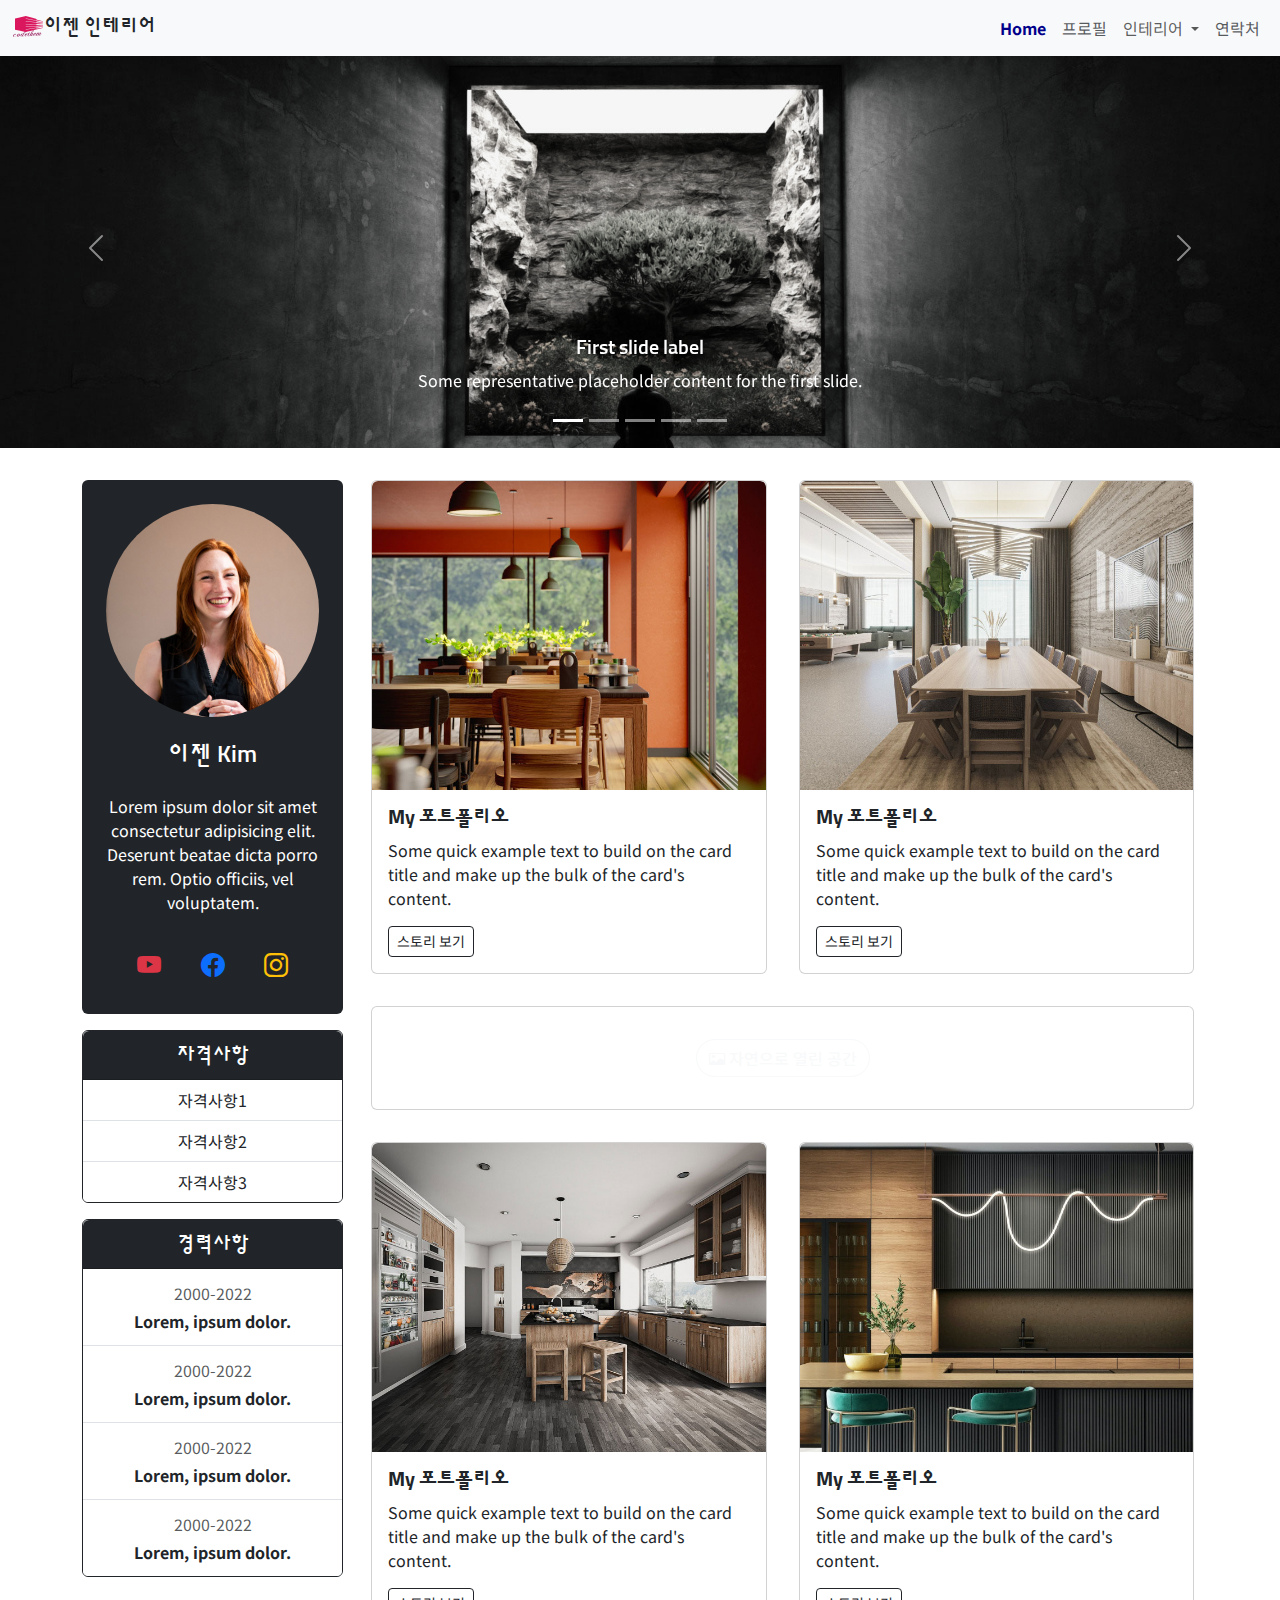
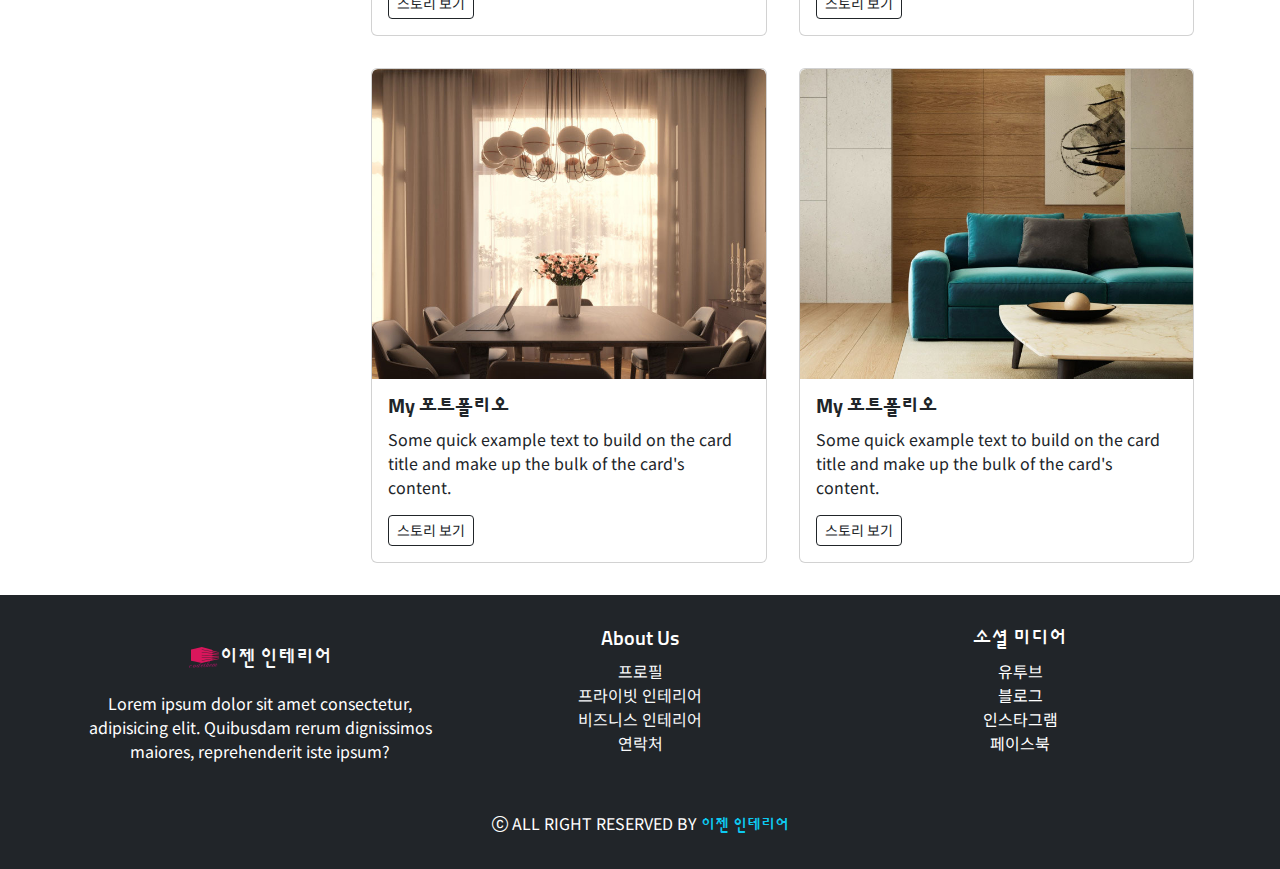
<file: index.html>
<!DOCTYPE html>
<html lang="en">
<head>
    <meta charset="UTF-8">
    <meta name="viewport" content="width-device-width, initial-scale=1.0">
    <link rel="stylesheet" href="./css/bootstrap.css">
    <link rel="stylesheet" href="https://cdn.jsdelivr.net/npm/bootstrap-icons@1.11.3/font/bootstrap-icons.min.css">
    <!-- <link rel="preconnect" href="https://fonts.googleapis.com">
    <link rel="preconnect" href="https://fonts.gstatic.com" crossorigin>
    <link href="https://fonts.googleapis.com/css2?family=Noto+Sans:ital,wght@0,100..900;1,100..900&family=Sunflower:wght@500;700&display=swap" rel="stylesheet"> -->
    <link rel="stylesheet" href="./css/style.css">
    <title>인테리어</title>
</head>
<body>
    <!-- 내비게이션 바 시작 -->
    <nav class="navbar navbar-expand-md bg-body-tertiary fixed-top ">
      <div class="container-fluid">
        <a href="./index.html" class="logo-font link-dark text-decoration-none fs-5">
          <img src="./images/logo.png" alt="logo" class="img-fluid ">이젠 인테리어
        </a>
        <button class="navbar-toggler" type="button" data-bs-toggle="collapse" data-bs-target="#menubarContent" aria-controls="menubarContent" aria-expanded="false" aria-label="Toggle navigation">
          <span class="navbar-toggler-icon"></span>
        </button>
        <div class="collapse navbar-collapse " id="menubarContent">
            <ul class="navbar-nav ms-auto mb-2 mb-md-0">
              <li class="nav-item">
                <a class="nav-link active" aria-current="page" href="#">Home</a>
              </li>
              <li class="nav-item">
                <a class="nav-link text-muted" href="./profile.html">프로필</a>
              </li>
              <li class="nav-item dropdown">
                <a class="nav-link dropdown-toggle" href="#" role="button" data-bs-toggle="dropdown" aria-expanded="false">
                  인테리어
                </a>
                <ul class="dropdown-menu">
                  <li><a class="dropdown-item" href="./private-interior.html">개인 공간</a></li>
                  <li><a class="dropdown-item" href="./business-interior.html">비즈니스 공간</a></li>
                </ul>
              </li>
              <li class="nav-item">
                <a class="nav-link text-muted" href="./contact.html">연락처</a>
              </li>
            </ul>
          </div>
      </div>
    </nav>
    <!-- 내비게이션 바 끝 -->
    <!-- 헤더 영역 시작 -->
    <header class="mt-5">
      <div id="headerImageFade" class="carousel slide carousel-fade">
        <div class="carousel-indicators">
          <button type="button" data-bs-target="#headerImageFade" data-bs-slide-to="0" class="active" aria-current="true" aria-label="Slide 1"></button>
          <button type="button" data-bs-target="#headerImageFade" data-bs-slide-to="1" aria-label="Slide 2"></button>
          <button type="button" data-bs-target="#headerImageFade" data-bs-slide-to="2" aria-label="Slide 3"></button>
          <button type="button" data-bs-target="#headerImageFade" data-bs-slide-to="3" aria-label="Slide 4"></button>
          <button type="button" data-bs-target="#headerImageFade" data-bs-slide-to="4" aria-label="Slide 5"></button>
        </div>
        <div class="carousel-inner">
          <div class="carousel-item active">
            <img src="./images/header1.jpg" class="d-block w-100" alt="header1">
            <div class="carousel-caption d-none d-md-block">
              <h5>First slide label</h5>
              <p>Some representative placeholder content for the first slide.</p>
            </div>
          </div>
          <div class="carousel-item">
            <img src="./images/header2.jpg" class="d-block w-100" alt="header2">
            <div class="carousel-caption d-none d-md-block">
              <h5>First slide label</h5>
              <p>Some representative placeholder content for the first slide.</p>
            </div>
          </div>
          <div class="carousel-item">
            <img src="./images/header3.jpg" class="d-block w-100" alt="header3">
            <div class="carousel-caption d-none d-md-block">
              <h5>First slide label</h5>
              <p>Some representative placeholder content for the first slide.</p>
            </div>
          </div>
          <div class="carousel-item">
            <img src="./images/header4.jpg" class="d-block w-100" alt="header4">
            <div class="carousel-caption d-none d-md-block">
              <h5>First slide label</h5>
              <p>Some representative placeholder content for the first slide.</p>
            </div>
          </div>
          <div class="carousel-item">
            <img src="./images/header5.jpg" class="d-block w-100" alt="header5">
            <div class="carousel-caption d-none d-md-block">
              <h5>First slide label</h5>
              <p>Some representative placeholder content for the first slide.</p>
            </div>
          </div>
        </div>
        <button class="carousel-control-prev" type="button" data-bs-target="#headerImageFade" data-bs-slide="prev">
          <span class="carousel-control-prev-icon" aria-hidden="true"></span>
          <span class="visually-hidden">Previous</span>
        </button>
        <button class="carousel-control-next" type="button" data-bs-target="#headerImageFade" data-bs-slide="next">
          <span class="carousel-control-next-icon" aria-hidden="true"></span>
          <span class="visually-hidden">Next</span>
        </button>
      </div>
    </header>
    <!-- 헤더 영역 끝 -->
    <!--메인 시작-->
    <main class="container">
        <div class="row py-3">
            <!--프로필 바 섹션 시작-->
            <section class="col-md-5 col-lg-3 ">
                <div class="bg-dark text-white text-center rounded p-3 my-3">
                    <img src="./images/main-profile.jpg" alt="main_profile" class="img-fluid rounded-pill p-2">
                    <h2 class="py-3 fs-4">이젠 Kim</h2>
                    <p>Lorem ipsum dolor sit amet consectetur adipisicing elit. Deserunt beatae dicta porro rem. Optio officiis, vel voluptatem.</p>
                    <div class="py-3 fs-4 d-flex justify-content-evenly">
                        <a class="link-danger " href="#" target="_blank"><i class="bi bi-youtube"></i></a>
                        <a class="link-primary " href="#" target="_blank"><i class="bi bi-facebook"></i></a>
                        <a class="link-warning " href="#" target="_blank"><i class="bi bi-instagram"></i></a>
                    </div>
                </div>
                <!--자격사항 리스트 시작-->
                <div class="card text-center my-3 border-dark" >
                    <div class="card-header text-bg-dark rounded-top">
                      <h5 class="fs-5 m-1">자격사항</h5>
                    </div>
                    <ul class="list-group list-group-flush">
                      <li class="list-group-item">자격사항1</li>
                      <li class="list-group-item">자격사항2</li>
                      <li class="list-group-item">자격사항3</li>
                    </ul>
                </div>
                <!--자격사항 리스트 끝-->
                <!--경력사항 리스트 시작-->
                <div class="card text-center my-3 border-dark" >
                    <div class="card-header text-bg-dark rounded-top">
                      <h5 class="fs-5 m-1">경력사항</h5>
                    </div>
                    <ul class="list-group list-group-flush">
                      <li class="list-group-item">
                        <p class="text-muted m-1">2000-2022</p>
                        <p class="fw-bold m-1">Lorem, ipsum dolor.</p>
                      </li>
                      <li class="list-group-item">
                        <p class="text-muted m-1">2000-2022</p>
                        <p class="fw-bold m-1">Lorem, ipsum dolor.</p>
                      </li>
                      <li class="list-group-item">
                        <p class="text-muted m-1">2000-2022</p>
                        <p class="fw-bold m-1">Lorem, ipsum dolor.</p>
                      </li>
                      <li class="list-group-item">
                        <p class="text-muted m-1">2000-2022</p>
                        <p class="fw-bold m-1">Lorem, ipsum dolor.</p>
                      </li>
                    </ul>
                </div>
                <!--경력사항 리스트 끝-->
            </section>
            <!--프로필 바 섹션 끝-->
            <!--포트폴리오 섹션 시작-->
            <section class="col-md-7 col-lg-9 ">
                <div class="row">
                  <div class="col-lg-6 ">
                    <div class="card my-3 mx-1 " >
                      <div class="overflow-hidden rounded-top">
                        <img src="./images/gallery1.jpg" class="card-img-top img-fluid" alt="gallery1">
                      </div>
                        <div class="card-body">
                          <h5 class="card-title fw-bold">My 포트폴리오</h5>
                          <p class="card-text">Some quick example text to build on the card title and make up the bulk of the card's content.</p>
                          <a href="#" class="btn btn-sm btn-white border-dark">스토리 보기</a>
                        </div>
                    </div>
                  </div> 
                  <div class="col-lg-6 ">
                    <div class="card my-3 mx-1" >
                      <div class="overflow-hidden rounded-top">
                        <img src="./images/gallery2.jpg" class="card-img-top img-fluid" alt="gallery2">
                      </div>
                        <div class="card-body">
                          <h5 class="card-title fw-bold">My 포트폴리오</h5>
                          <p class="card-text">Some quick example text to build on the card title and make up the bulk of the card's content.</p>
                          <a href="#" class="btn btn-sm btn-white border-dark">스토리 보기</a>
                        </div>
                    </div>
                  </div> 
                  <div class="col-12 py-3">
                    <div class="card cardbanner text-center p-3 mx-1">
                      <div class="card-body">
                        <a class="btn btn-outline-light rounded-pill"  data-bs-toggle="modal" data-bs-target="#bannerModal"><i class="bi bi-card-image"></i> 자연으로 열린 공간</a>
                      </div>
                    </div>
                  </div>
                  <div class="modal fade" id="bannerModal" tabindex="-1" aria-labelledby="bannerModalLabel" aria-hidden="true">
                    <div class="modal-dialog">
                      <div class="modal-content text-center">
                        <div class="modal-header">
                          <h1 class="modal-title fs-5" id="bannerModalLabel">자연으로 열린공간</h1>
                          <button type="button" class="btn-close" data-bs-dismiss="modal" aria-label="Close"></button>
                        </div>
                        <div class="modal-body">
                          <h2>Lorem ipsum dolor sit amet.</h2>
                          <p>Lorem ipsum dolor sit amet consectetur adipisicing elit. Aliquid ipsa modi similique ea delectus dolores.</p>
                          <img src="./images/modal-img.jpg" class="img-fluid" alt="modalimg">
                          <p>Lorem ipsum dolor sit amet consectetur adipisicing elit. Corporis, modi? Optio corrupti labore cumque pariatur in odio aperiam fugiat perferendis?</p>
                        </div>
                        <div class="modal-footer">
                          <button type="button" class="btn btn-outline-dark" data-bs-dismiss="modal">닫기</button>
                          <a href="#" type="button" class="btn btn-outline-danger" role="button">뉴스 기사 보기</a>
                        </div>
                      </div>
                    </div>
                  </div>
                  <div class="col-lg-6 ">
                    <div class="card my-3 mx-1" >
                      <div class="overflow-hidden rounded-top">
                        <img src="./images/gallery3.jpg" class="card-img-top img-fluid" alt="gallery3">
                      </div>
                        <div class="card-body">
                          <h5 class="card-title fw-bold">My 포트폴리오</h5>
                          <p class="card-text">Some quick example text to build on the card title and make up the bulk of the card's content.</p>
                          <a href="#" class="btn btn-sm btn-white border-dark">스토리 보기</a>
                        </div>
                    </div>
                  </div> 
                  <div class="col-lg-6 ">
                    <div class="card my-3 mx-1" >
                      <div class="overflow-hidden rounded-top">
                        <img src="./images/gallery4.jpg" class="card-img-top img-fluid" alt="gallery4">
                      </div>
                        <div class="card-body">
                          <h5 class="card-title fw-bold">My 포트폴리오</h5>
                          <p class="card-text">Some quick example text to build on the card title and make up the bulk of the card's content.</p>
                          <a href="#" class="btn btn-sm btn-white border-dark">스토리 보기</a>
                        </div>
                    </div>
                  </div> 
                  <div class="col-lg-6 ">
                    <div class="card my-3 mx-1" >
                      <div class="overflow-hidden rounded-top">
                        <img src="./images/gallery5.jpg" class="card-img-top img-fluid" alt="gallery5">
                      </div>
                        <div class="card-body">
                          <h5 class="card-title fw-bold">My 포트폴리오</h5>
                          <p class="card-text">Some quick example text to build on the card title and make up the bulk of the card's content.</p>
                          <a href="#" class="btn btn-sm btn-white border-dark">스토리 보기</a>
                        </div>
                    </div>
                  </div> 
                  <div class="col-lg-6 ">
                    <div class="card my-3 mx-1" >
                      <div class="overflow-hidden rounded-top">
                        <img src="./images/gallery6.jpg" class="card-img-top img-fluid" alt="gallery6">
                      </div>
                        <div class="card-body">
                          <h5 class="card-title fw-bold">My 포트폴리오</h5>
                          <p class="card-text">Some quick example text to build on the card title and make up the bulk of the card's content.</p>
                          <a href="#" class="btn btn-sm btn-white border-dark">스토리 보기</a>
                        </div>
                    </div>
                  </div>      
                </div>
            </section>
            <!--포트폴리오 섹션 끝-->
        </div>
    </main>
    <!--메인 끝-->
    <!-- 푸터 영역 시작 -->
    <footer class="bg-dark text-white text-center p-3">
      <div class="container">
        <div class="row">
          <div class="col-lg-4 p-3">
            <a href="./index.html" class="logo-font link-light text-decoration-none fs-5">
              <img src="./images/logo.png" alt="logo" class="img-fluid my-3">이젠 인테리어
            </a>
            <p >Lorem ipsum dolor sit amet consectetur, adipisicing elit. Quibusdam rerum dignissimos maiores, reprehenderit iste ipsum?</p>
          </div>
          <div class="col-lg-4 p-3">
            <h5>About Us</h5>
            <ul class="list-unstyled">
              <li><a href="./profile.html" class="link-light link-underline-opacity-0">프로필</a></li>
              <li><a href="./private-interior.html" class="link-light link-underline-opacity-0">프라이빗 인테리어</a></li>
              <li><a href="./business-interior.html" class="link-light link-underline-opacity-0">비즈니스 인테리어</a></li>
              <li><a href="./contact.html" class="link-light link-underline-opacity-0">연락처</a></li>
            </ul>
          </div>
          <div class="col-lg-4 p-3">
            <h5>소셜 미디어</h5>
            <ul class="list-unstyled">
              <li>유투브</li>
              <li>블로그</li>
              <li>인스타그램</li>
              <li>페이스북</li>
            </ul>
          </div>
        </div>
        <p class="my-3"><i class="bi bi-c-circle"></i> ALL RIGHT RESERVED BY <span class="text-info logo-font">이젠 인테리어</span></p>
      </div>
    </footer>
    <!-- 푸터 영역 끝 -->
    <script src="./js/bootstrap.bundle.js"></script>
</body>
</html>
</file>
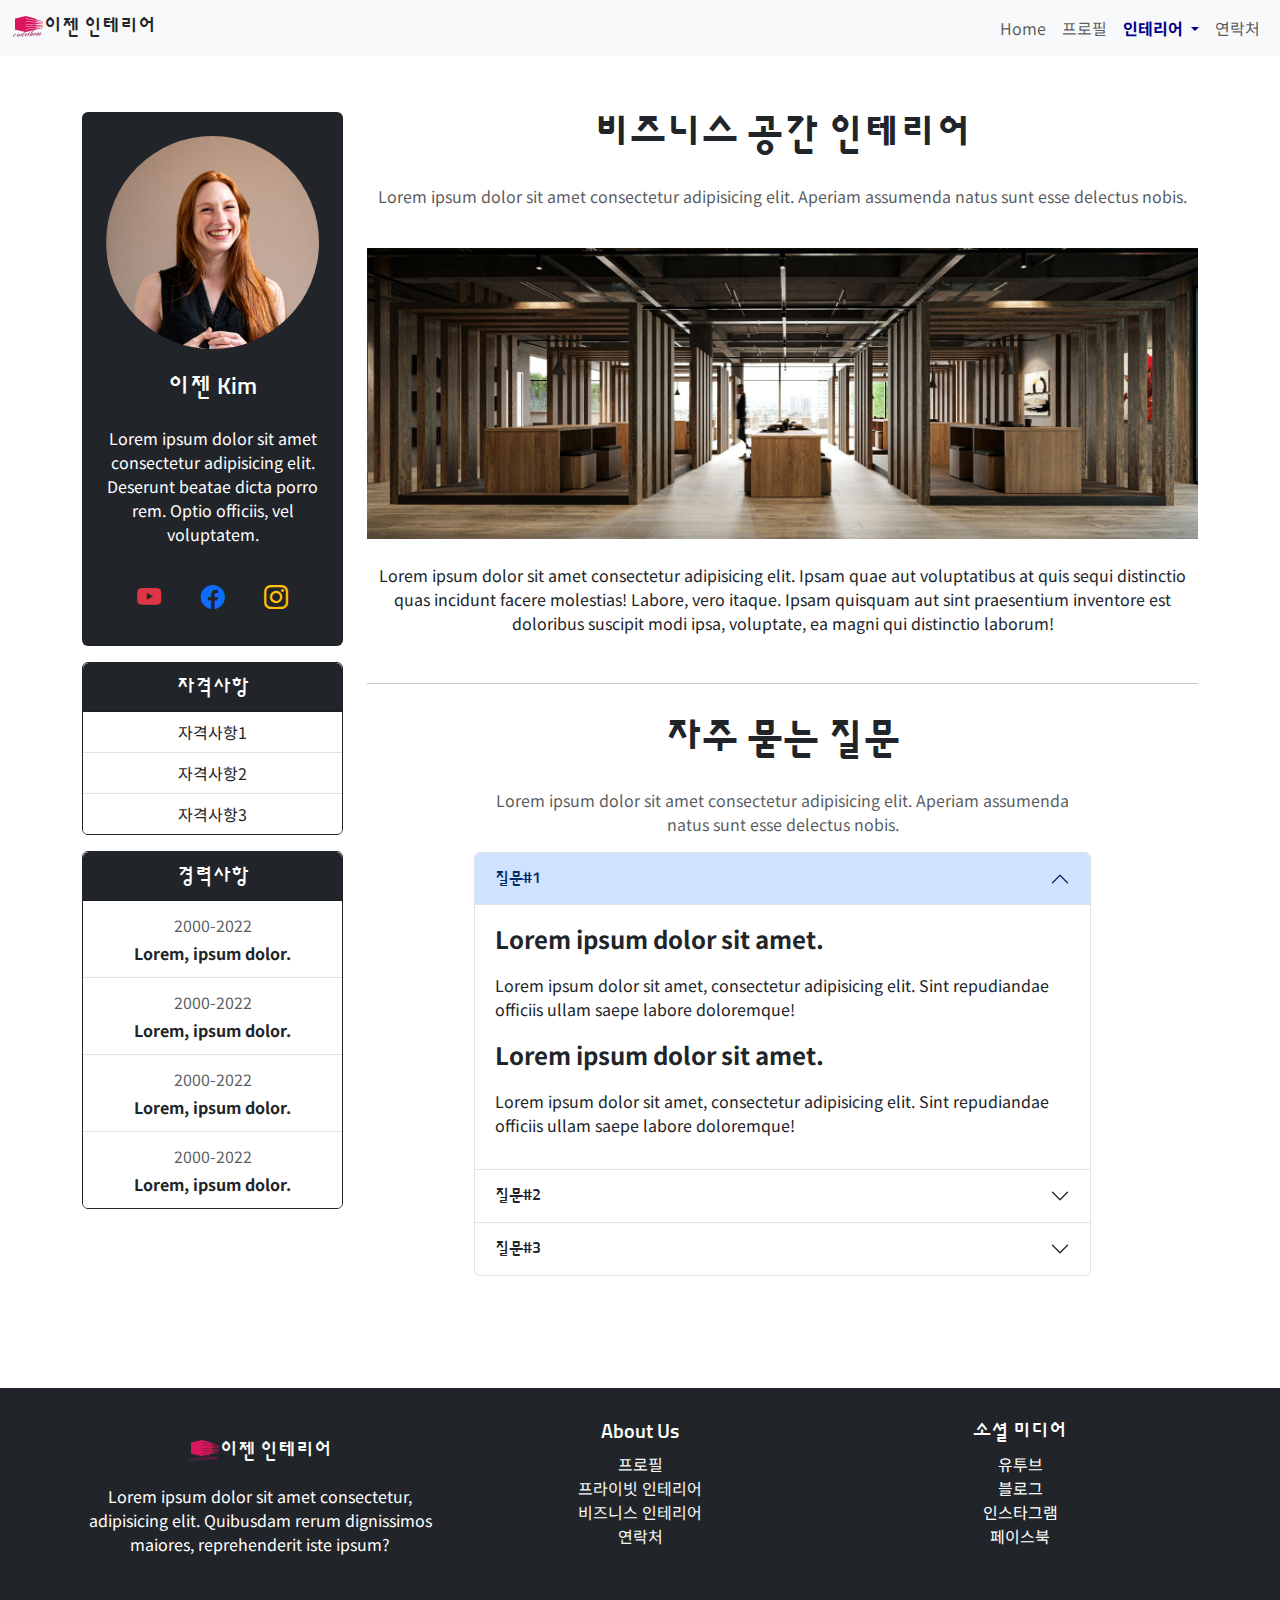
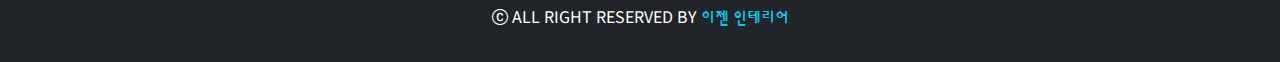
<file: business-interior.html>
<!DOCTYPE html>
<html lang="en">
<head>
    <meta charset="UTF-8">
    <meta name="viewport" content="width-device-width, initial-scale=1.0">
    <link rel="stylesheet" href="./css/bootstrap.css">
    <link rel="stylesheet" href="https://cdn.jsdelivr.net/npm/bootstrap-icons@1.11.3/font/bootstrap-icons.min.css">
    <!-- <link rel="preconnect" href="https://fonts.googleapis.com">
    <link rel="preconnect" href="https://fonts.gstatic.com" crossorigin>
    <link href="https://fonts.googleapis.com/css2?family=Noto+Sans:ital,wght@0,100..900;1,100..900&family=Sunflower:wght@500;700&display=swap" rel="stylesheet"> -->
    <link rel="stylesheet" href="./css/style.css">
    <title>인테리어</title>
</head>
<body>
    <!-- 내비게이션 바 시작 -->
    <nav class="navbar navbar-expand-md bg-body-tertiary fixed-top ">
      <div class="container-fluid">
        <a href="./index.html" class="logo-font link-dark text-decoration-none fs-5">
          <img src="./images/logo.png" alt="logo" class="img-fluid ">이젠 인테리어
        </a>
        <button class="navbar-toggler" type="button" data-bs-toggle="collapse" data-bs-target="#menubarContent" aria-controls="menubarContent" aria-expanded="false" aria-label="Toggle navigation">
          <span class="navbar-toggler-icon"></span>
        </button>
        <div class="collapse navbar-collapse " id="menubarContent">
            <ul class="navbar-nav ms-auto mb-2 mb-md-0">
              <li class="nav-item">
                <a class="nav-link " aria-current="page" href="#">Home</a>
              </li>
              <li class="nav-item">
                <a class="nav-link " href="./profile.html">프로필</a>
              </li>
              <li class="nav-item dropdown">
                <a class="nav-link dropdown-toggle active" href="#" role="button" data-bs-toggle="dropdown" aria-expanded="false">
                  인테리어
                </a>
                <ul class="dropdown-menu">
                  <li><a class="dropdown-item" href="./private-interior.html">개인 공간</a></li>
                  <li><a class="dropdown-item active" href="./business-interior.html">비즈니스 공간</a></li>
                </ul>
              </li>
              <li class="nav-item">
                <a class="nav-link text-muted" href="./contact.html">연락처</a>
              </li>
            </ul>
          </div>
      </div>
    </nav>
    <!-- 내비게이션 바 끝 -->
    
    <!--메인 시작-->
    <main class="container my-5">
        <div class="row py-5">
            <!--프로필 바 섹션 시작-->
            <section class="col-md-5 col-lg-3 order-2 order-md-1">
                <div class="bg-dark text-white text-center rounded p-3 my-3">
                    <img src="./images/main-profile.jpg" alt="main_profile" class="img-fluid rounded-pill p-2">
                    <h2 class="py-3 fs-4">이젠 Kim</h2>
                    <p>Lorem ipsum dolor sit amet consectetur adipisicing elit. Deserunt beatae dicta porro rem. Optio officiis, vel voluptatem.</p>
                    <div class="py-3 fs-4 d-flex justify-content-evenly">
                        <a class="link-danger " href="#" target="_blank"><i class="bi bi-youtube"></i></a>
                        <a class="link-primary " href="#" target="_blank"><i class="bi bi-facebook"></i></a>
                        <a class="link-warning " href="#" target="_blank"><i class="bi bi-instagram"></i></a>
                    </div>
                </div>
                <!--자격사항 리스트 시작-->
                <div class="card text-center my-3 border-dark" >
                    <div class="card-header text-bg-dark rounded-top">
                      <h5 class="fs-5 m-1">자격사항</h5>
                    </div>
                    <ul class="list-group list-group-flush">
                      <li class="list-group-item">자격사항1</li>
                      <li class="list-group-item">자격사항2</li>
                      <li class="list-group-item">자격사항3</li>
                    </ul>
                </div>
                <!--자격사항 리스트 끝-->
                <!--경력사항 리스트 시작-->
                <div class="card text-center my-3 border-dark" >
                    <div class="card-header text-bg-dark rounded-top">
                      <h5 class="fs-5 m-1">경력사항</h5>
                    </div>
                    <ul class="list-group list-group-flush">
                      <li class="list-group-item">
                        <p class="text-muted m-1">2000-2022</p>
                        <p class="fw-bold m-1">Lorem, ipsum dolor.</p>
                      </li>
                      <li class="list-group-item">
                        <p class="text-muted m-1">2000-2022</p>
                        <p class="fw-bold m-1">Lorem, ipsum dolor.</p>
                      </li>
                      <li class="list-group-item">
                        <p class="text-muted m-1">2000-2022</p>
                        <p class="fw-bold m-1">Lorem, ipsum dolor.</p>
                      </li>
                      <li class="list-group-item">
                        <p class="text-muted m-1">2000-2022</p>
                        <p class="fw-bold m-1">Lorem, ipsum dolor.</p>
                      </li>
                    </ul>
                </div>
                <!--경력사항 리스트 끝-->
            </section>
            <!--프로필 바 섹션 끝-->
            <!--비즈니스 인테리어 섹션 시작-->
            <section class="col-md-7 col-lg-9 order-1 order-md-2">
              <!--비즈니스 공간 소개 섹션 시작-->
              <div class="text-center py-3">
                <h2 class="fs-1 fw-bold pb-3">비즈니스 공간 인테리어</h2>
                <p class="text-muted">Lorem ipsum dolor sit amet consectetur adipisicing elit. Aperiam assumenda natus sunt esse delectus nobis.</p>
                <img src="./images/business.jpg" alt="business" class="img-fluid my-4">
                <p>Lorem ipsum dolor sit amet consectetur adipisicing elit. Ipsam quae aut voluptatibus at quis sequi distinctio quas incidunt facere molestias! Labore, vero itaque. Ipsam quisquam aut sint praesentium inventore est doloribus suscipit modi ipsa, voluptate, ea magni qui distinctio laborum!</p>
              </div>
              <!--비즈니스 공간 소개 섹션 끝-->
              <hr>
              <!--자주 묻는 질문 섹션 시작-->
              <div class="text-center py-3 row">
                <div class="col-lg-9 mx-auto">
                <h2 class="fs-1 fw-bold pb-3">자주 묻는 질문</h2>
                <p class="text-muted">Lorem ipsum dolor sit amet consectetur adipisicing elit. Aperiam assumenda natus sunt esse delectus nobis.</p>
                <div class="accordion" id="accordionExample text-start">
                  <div class="accordion-item text-start">
                    <h2 class="accordion-header">
                      <button class="accordion-button" type="button" data-bs-toggle="collapse" data-bs-target="#collapseOne" aria-expanded="true" aria-controls="collapseOne">
                        질문#1
                      </button>
                    </h2>
                    <div id="collapseOne" class="accordion-collapse collapse show" data-bs-parent="#accordionExample">
                      <div class="accordion-body">
                        <p class="fw-bold fs-4">Lorem ipsum dolor sit amet.</p>
                        <p>Lorem ipsum dolor sit amet, consectetur adipisicing elit. Sint repudiandae officiis ullam saepe labore doloremque!
                        </p>
                        <p class="fw-bold fs-4">Lorem ipsum dolor sit amet.</p>
                        <p>Lorem ipsum dolor sit amet, consectetur adipisicing elit. Sint repudiandae officiis ullam saepe labore doloremque!
                        </p>
                      </div>
                    </div>
                  </div>
                  <div class="accordion-item text-start">
                    <h2 class="accordion-header">
                      <button class="accordion-button collapsed" type="button" data-bs-toggle="collapse" data-bs-target="#collapseTwo" aria-expanded="false" aria-controls="collapseTwo">
                        질문#2
                      </button>
                    </h2>
                    <div id="collapseTwo" class="accordion-collapse collapse" data-bs-parent="#accordionExample">
                      <div class="accordion-body">
                        <p class="fw-bold fs-4">Lorem ipsum dolor sit amet.</p>
                        <p>Lorem ipsum dolor sit amet, consectetur adipisicing elit. Sint repudiandae officiis ullam saepe labore doloremque!
                        </p>
                        <p class="fw-bold fs-4">Lorem ipsum dolor sit amet.</p>
                        <p>Lorem ipsum dolor sit amet, consectetur adipisicing elit. Sint repudiandae officiis ullam saepe labore doloremque!
                        </p>
                      </div>
                    </div>
                  </div>
                  <div class="accordion-item text-start">
                    <h2 class="accordion-header">
                      <button class="accordion-button collapsed" type="button" data-bs-toggle="collapse" data-bs-target="#collapseThree" aria-expanded="false" aria-controls="collapseThree">
                        질문#3
                      </button>
                    </h2>
                    <div id="collapseThree" class="accordion-collapse collapse" data-bs-parent="#accordionExample">
                      <div class="accordion-body">
                        <p class="fw-bold fs-4">Lorem ipsum dolor sit amet.</p>
                        <p>Lorem ipsum dolor sit amet, consectetur adipisicing elit. Sint repudiandae officiis ullam saepe labore doloremque!
                        </p>
                        <p class="fw-bold fs-4">Lorem ipsum dolor sit amet.</p>
                        <p>Lorem ipsum dolor sit amet, consectetur adipisicing elit. Sint repudiandae officiis ullam saepe labore doloremque!
                        </p>
                      </div>
                    </div>
                  </div>
                </div>
              </div>
              <!--자주 묻는 질문 섹션 끝-->
            </section>
            <!--비즈니스 인테리어 섹션 끝-->
        </div>
    </main>
    <!--메인 끝-->
    <!-- 푸터 영역 시작 -->
    <footer class="bg-dark text-white text-center p-3">
      <div class="container">
        <div class="row">
          <div class="col-lg-4 p-3">
            <a href="./index.html" class="logo-font link-light text-decoration-none fs-5">
              <img src="./images/logo.png" alt="logo" class="img-fluid my-3">이젠 인테리어
            </a>
            <p >Lorem ipsum dolor sit amet consectetur, adipisicing elit. Quibusdam rerum dignissimos maiores, reprehenderit iste ipsum?</p>
          </div>
          <div class="col-lg-4 p-3">
            <h5>About Us</h5>
            <ul class="list-unstyled">
              <li><a href="./profile.html" class="link-light link-underline-opacity-0">프로필</a></li>
              <li><a href="./private-interior.html" class="link-light link-underline-opacity-0">프라이빗 인테리어</a></li>
              <li><a href="./business-interior.html" class="link-light link-underline-opacity-0">비즈니스 인테리어</a></li>
              <li><a href="./contact.html" class="link-light link-underline-opacity-0">연락처</a></li>
            </ul>
          </div>
          <div class="col-lg-4 p-3">
            <h5>소셜 미디어</h5>
            <ul class="list-unstyled">
              <li>유투브</li>
              <li>블로그</li>
              <li>인스타그램</li>
              <li>페이스북</li>
            </ul>
          </div>
        </div>
        <p class="my-3"><i class="bi bi-c-circle"></i> ALL RIGHT RESERVED BY <span class="text-info logo-font">이젠 인테리어</span></p>
      </div>
    </footer>
    <!-- 푸터 영역 끝 -->
    <script src="./js/bootstrap.bundle.js"></script>
</body>
</html>
</file>
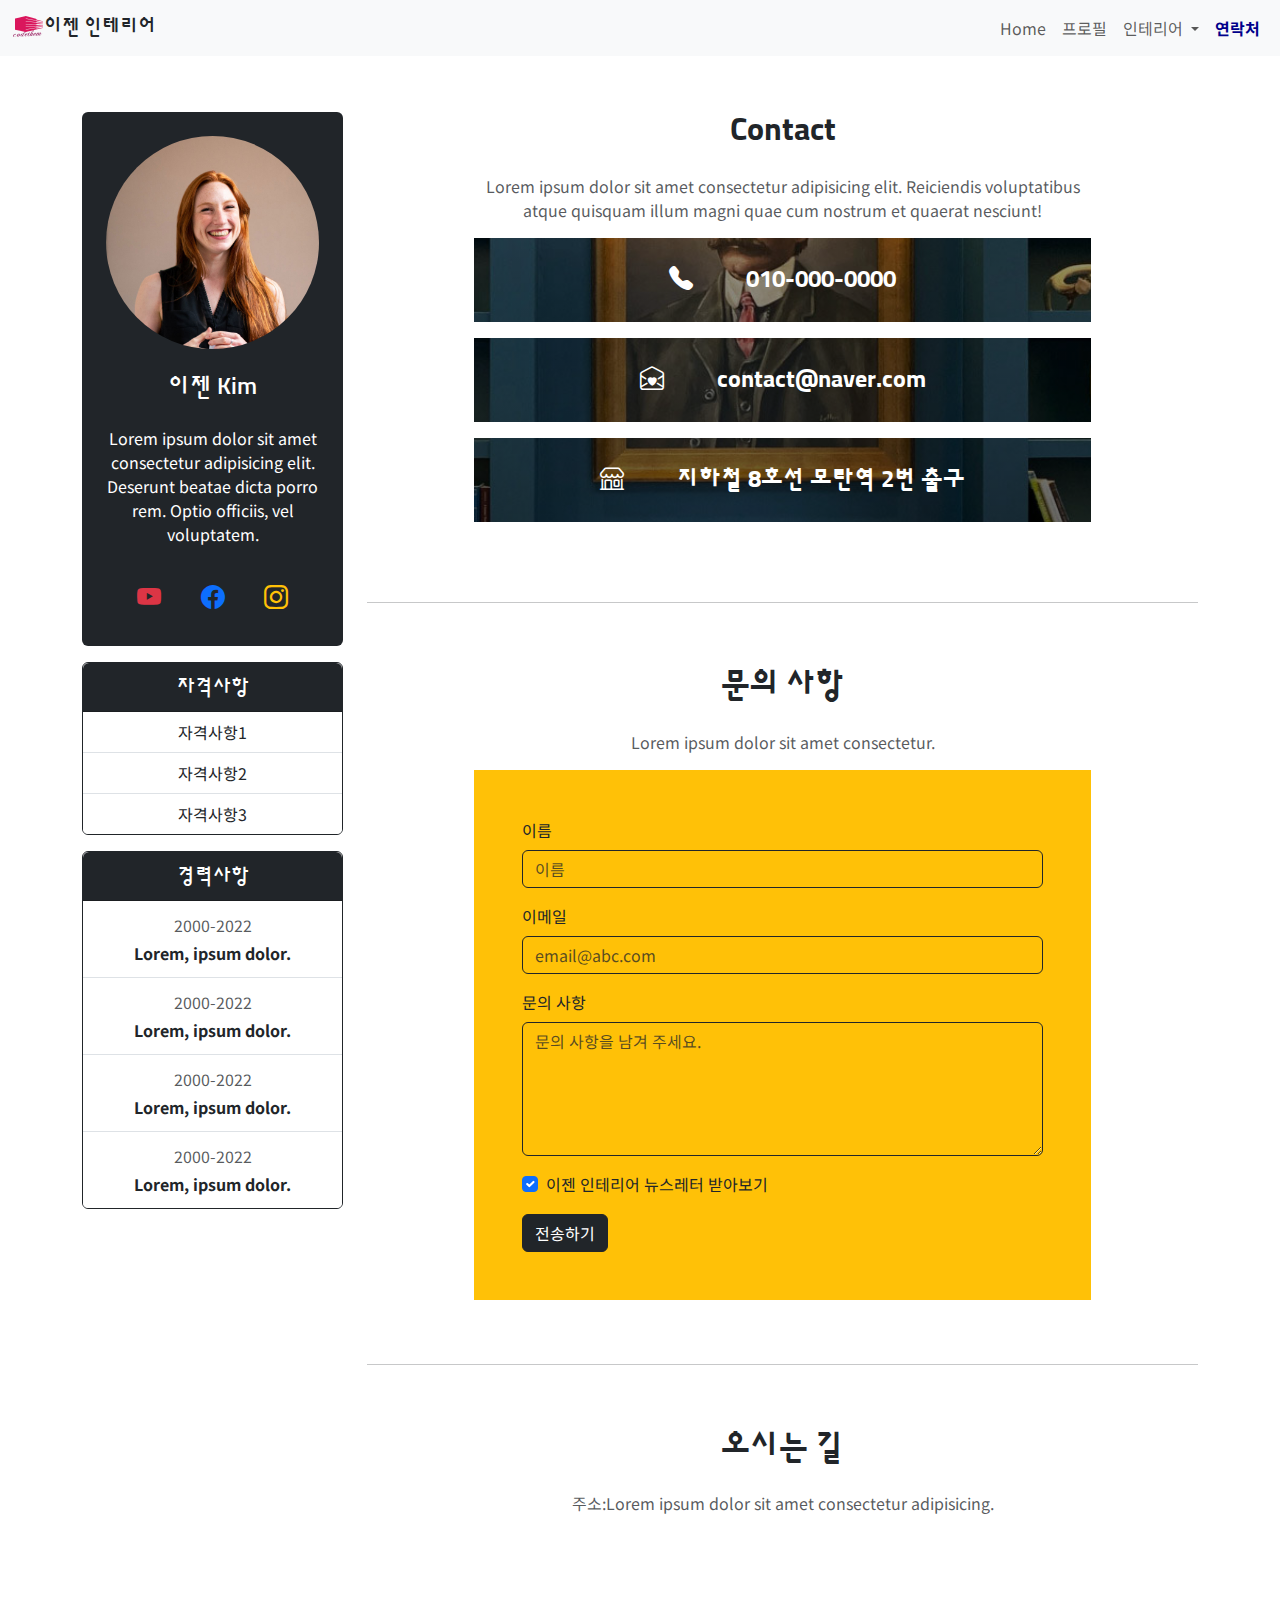
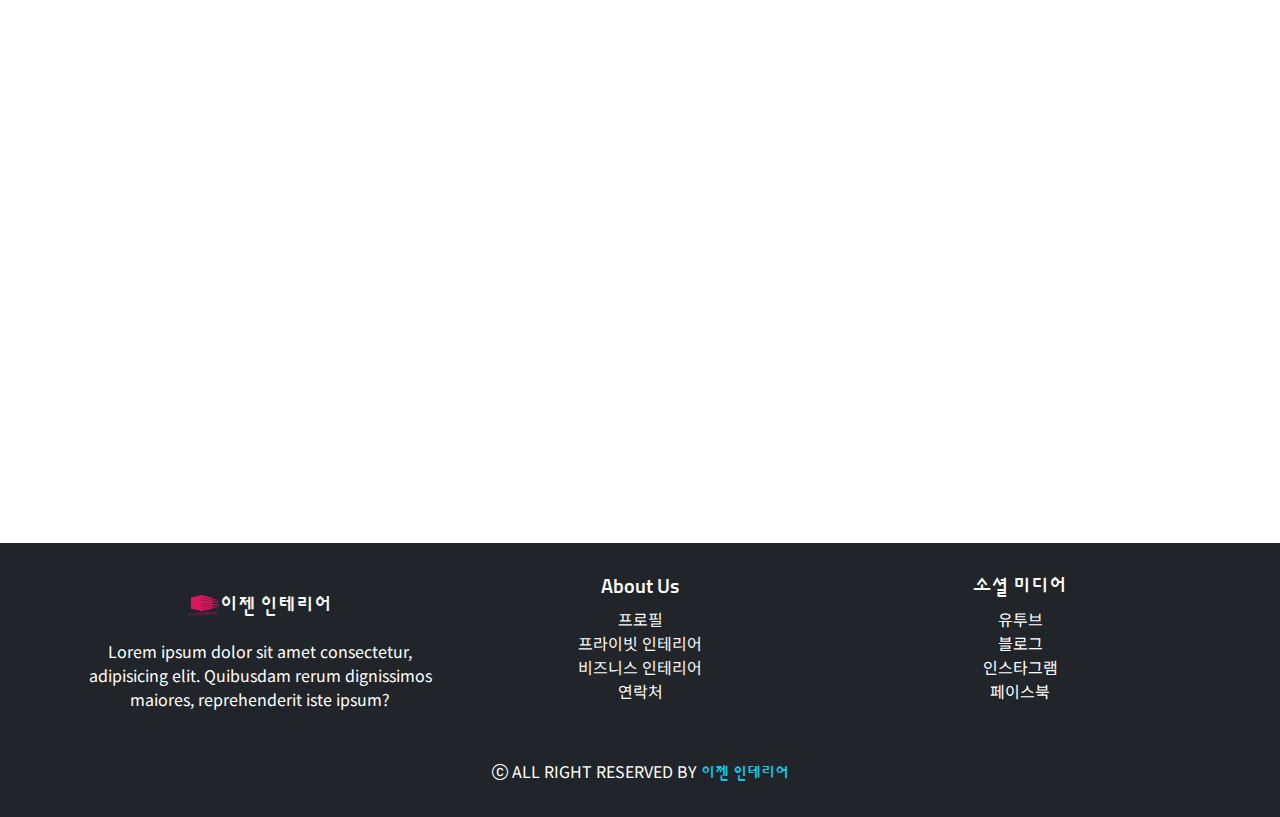
<file: contact.html>
<!DOCTYPE html>
<html lang="en">
<head>
    <meta charset="UTF-8">
    <meta name="viewport" content="width-device-width, initial-scale=1.0">
    <link rel="stylesheet" href="./css/bootstrap.css">
    <link rel="stylesheet" href="https://cdn.jsdelivr.net/npm/bootstrap-icons@1.11.3/font/bootstrap-icons.min.css">
    <!-- <link rel="preconnect" href="https://fonts.googleapis.com">
    <link rel="preconnect" href="https://fonts.gstatic.com" crossorigin>
    <link href="https://fonts.googleapis.com/css2?family=Noto+Sans:ital,wght@0,100..900;1,100..900&family=Sunflower:wght@500;700&display=swap" rel="stylesheet"> -->
    <link rel="stylesheet" href="./css/style.css">
    <title>인테리어</title>
</head>
<body>
    <!-- 내비게이션 바 시작 -->
    <nav class="navbar navbar-expand-md bg-body-tertiary fixed-top ">
      <div class="container-fluid">
        <a href="./index.html" class="logo-font link-dark text-decoration-none fs-5">
          <img src="./images/logo.png" alt="logo" class="img-fluid ">이젠 인테리어
        </a>
        <button class="navbar-toggler" type="button" data-bs-toggle="collapse" data-bs-target="#menubarContent" aria-controls="menubarContent" aria-expanded="false" aria-label="Toggle navigation">
          <span class="navbar-toggler-icon"></span>
        </button>
        <div class="collapse navbar-collapse " id="menubarContent">
            <ul class="navbar-nav ms-auto mb-2 mb-md-0">
              <li class="nav-item">
                <a class="nav-link " aria-current="page" href="#">Home</a>
              </li>
              <li class="nav-item">
                <a class="nav-link " href="./profile.html">프로필</a>
              </li>
              <li class="nav-item dropdown">
                <a class="nav-link dropdown-toggle" href="#" role="button" data-bs-toggle="dropdown" aria-expanded="false">
                  인테리어
                </a>
                <ul class="dropdown-menu">
                  <li><a class="dropdown-item" href="./private-interior.html">개인 공간</a></li>
                  <li><a class="dropdown-item" href="./business-interior.html">비즈니스 공간</a></li>
                </ul>
              </li>
              <li class="nav-item">
                <a class="nav-link active" href="./contact.html">연락처</a>
              </li>
            </ul>
          </div>
      </div>
    </nav>
    <!-- 내비게이션 바 끝 -->
    
    <!--메인 시작-->
    <main class="container my-5">
        <div class="row py-5">
            <!--프로필 바 섹션 시작-->
            <section class="col-md-5 col-lg-3 order-2 order-md-1">
                <div class="bg-dark text-white text-center rounded p-3 my-3">
                    <img src="./images/main-profile.jpg" alt="main_profile" class="img-fluid rounded-pill p-2">
                    <h2 class="py-3 fs-4">이젠 Kim</h2>
                    <p>Lorem ipsum dolor sit amet consectetur adipisicing elit. Deserunt beatae dicta porro rem. Optio officiis, vel voluptatem.</p>
                    <div class="py-3 fs-4 d-flex justify-content-evenly">
                        <a class="link-danger " href="#" target="_blank"><i class="bi bi-youtube"></i></a>
                        <a class="link-primary " href="#" target="_blank"><i class="bi bi-facebook"></i></a>
                        <a class="link-warning " href="#" target="_blank"><i class="bi bi-instagram"></i></a>
                    </div>
                </div>
                <!--자격사항 리스트 시작-->
                <div class="card text-center my-3 border-dark" >
                    <div class="card-header text-bg-dark rounded-top">
                      <h5 class="fs-5 m-1">자격사항</h5>
                    </div>
                    <ul class="list-group list-group-flush">
                      <li class="list-group-item">자격사항1</li>
                      <li class="list-group-item">자격사항2</li>
                      <li class="list-group-item">자격사항3</li>
                    </ul>
                </div>
                <!--자격사항 리스트 끝-->
                <!--경력사항 리스트 시작-->
                <div class="card text-center my-3 border-dark" >
                    <div class="card-header text-bg-dark rounded-top">
                      <h5 class="fs-5 m-1">경력사항</h5>
                    </div>
                    <ul class="list-group list-group-flush">
                      <li class="list-group-item">
                        <p class="text-muted m-1">2000-2022</p>
                        <p class="fw-bold m-1">Lorem, ipsum dolor.</p>
                      </li>
                      <li class="list-group-item">
                        <p class="text-muted m-1">2000-2022</p>
                        <p class="fw-bold m-1">Lorem, ipsum dolor.</p>
                      </li>
                      <li class="list-group-item">
                        <p class="text-muted m-1">2000-2022</p>
                        <p class="fw-bold m-1">Lorem, ipsum dolor.</p>
                      </li>
                      <li class="list-group-item">
                        <p class="text-muted m-1">2000-2022</p>
                        <p class="fw-bold m-1">Lorem, ipsum dolor.</p>
                      </li>
                    </ul>
                </div>
                <!--경력사항 리스트 끝-->
            </section>
            <!--프로필 바 섹션 끝-->
            <!--포트폴리오 섹션 시작-->
            <section class="col-md-7 col-lg-9 order-1 order-md-2">
              <!--연락처 섹션 시작-->
              <div class="text-center pt-3 pb-5 row">
                <div class="col-lg-9 mx-auto pb-3">
                  <h2 class="fw-bold pb-3">Contact</h2>
                  <p class="text-muted">Lorem ipsum dolor sit amet consectetur adipisicing elit. Reiciendis voluptatibus atque quisquam illum magni quae cum nostrum et quaerat nesciunt!</p>
                  <!-- <div class="contact_bg text-white fs-5">
                    <h4 class="py-4">
                      <i class="bi bi-telephone-fill mx-4"></i> 010-000-0000
                    </h4>
                    <div class="bg_white py-2"></div>
                    <h4 class="py-4">
                      <i class="bi bi-envelope-open-heart mx-4"></i> contact@naver.com
                    </h4>
                    <div class="bg_white py-2"></div>
                    <h4 class="py-4">
                      <i class="bi bi-shop mx-4"></i> 지하철 8호선 모란역 2번 출구
                    </h4>
                  </div>  아래로 수정-->
                  <div class="contact_bg py-4 mt-3">
                    <p class="fs-4 fw-bold text-white mb-0 logo-font"> <i class="bi bi-telephone-fill me-3 me-lg-5"></i> 010-000-0000</p>
                  </div>
                  <div class="contact_bg py-4 mt-3">
                    <p class="fs-4 fw-bold text-white mb-0 logo-font"> <i class="bi bi-envelope-open-heart me-3 me-lg-5"></i> contact@naver.com</p>
                  </div>
                  <div class="contact_bg py-4 mt-3">
                    <p class="fs-4 fw-bold text-white mb-0 logo-font"> <i class="bi bi-shop me-3 me-lg-5"></i> 지하철 8호선 모란역 2번 출구</p>
                  </div>
                </div>
              </div>
              <!--연락처 섹션 끝-->
              <hr>
              <!--문의사항 섹션 시작-->
              <div class="text-center py-5 row">
                <div class="col-lg-9 mx-auto">
                  <h2 class="fw-bold pb-3">문의 사항</h2>
                  <p class="text-muted">Lorem ipsum dolor sit amet consectetur.</p>
                  <div class="bg-warning text-start p-5">
                    <div class="input-group">
                      <label class="form-label" for="name">이름</label>
                    </div>
                    <div class="input-group pb-3">
                      <input class="form-control w-100 bg-transparent border-dark" type="text" id="name" name="name" placeholder="이름">
                    </div>
                    <div class="input-group">
                      <label class="form-label" for="email">이메일</label>
                    </div>
                    <div class="input-group pb-3">
                      <input class="form-control w-100 bg-transparent border-dark" type="text" id="emial" name="email" placeholder="email@abc.com">
                    </div>
                    <div class="input-group">
                      <label class="form-label" for="questions">문의 사항</label>
                    </div>
                    <div class="pb-3">
                      <textarea class="form-control form-control w-100 bg-transparent border-dark" placeholder="문의 사항을 남겨 주세요." rows="5" id="questions" name="questions"></textarea>
                    </div>
                    <div class="form-check pb-3">
                      <input class="form-check-input" type="checkbox" value="" id="flexCheckChecked" checked>
                      <label class="form-check-label" for="flexCheckChecked">
                        이젠 인테리어 뉴스레터 받아보기
                      </label>
                    </div>
                    <div>
                      <button class="btn btn-dark">전송하기</button>
                    </div>
                  </div>
                </div>
              </div>
              <!--문의사항 섹션 끝-->
              <hr>
              <!--오시는길 시작-->
              <div class="text-center py-5">
                <h2 class="fw-bold pb-3">오시는 길</h2>
                <p class="text-muted">주소:Lorem ipsum dolor sit amet consectetur adipisicing.</p>
                <!-- <img src="./images/map.PNG" alt="map" class="img-fluid"> -->
                <div class="ratio ratio-16x9">
                  <iframe src="https://www.google.com/maps/embed?pb=!1m18!1m12!1m3!1d3168.1863006540016!2d127.12711581213392!3d37.432703471957055!2m3!1f0!2f0!3f0!3m2!1i1024!2i768!4f13.1!3m3!1m2!1s0x357ca883df7418d1%3A0x1e9926ba0f71d15c!2z7J207KCgSVTsu7Ttk6jthLDslYTsubTrjbDrr7g!5e0!3m2!1sko!2skr!4v1741749911770!5m2!1sko!2skr" allowfullscreen="" loading="lazy" referrerpolicy="no-referrer-when-downgrade"></iframe>
                </div>
              </div>
              <!--오시는길 끝-->
            </section>
            <!--포트폴리오 섹션 끝-->
        </div>
    </main>
    <!--메인 끝-->
    <!-- 푸터 영역 시작 -->
    <footer class="bg-dark text-white text-center p-3">
      <div class="container">
        <div class="row">
          <div class="col-lg-4 p-3">
            <a href="./index.html" class="logo-font link-light text-decoration-none fs-5">
              <img src="./images/logo.png" alt="logo" class="img-fluid my-3">이젠 인테리어
            </a>
            <p >Lorem ipsum dolor sit amet consectetur, adipisicing elit. Quibusdam rerum dignissimos maiores, reprehenderit iste ipsum?</p>
          </div>
          <div class="col-lg-4 p-3">
            <h5>About Us</h5>
            <ul class="list-unstyled">
              <li><a href="./profile.html" class="link-light link-underline-opacity-0">프로필</a></li>
              <li><a href="./private-interior.html" class="link-light link-underline-opacity-0">프라이빗 인테리어</a></li>
              <li><a href="./business-interior.html" class="link-light link-underline-opacity-0">비즈니스 인테리어</a></li>
              <li><a href="./contact.html" class="link-light link-underline-opacity-0">연락처</a></li>
            </ul>
          </div>
          <div class="col-lg-4 p-3">
            <h5>소셜 미디어</h5>
            <ul class="list-unstyled">
              <li>유투브</li>
              <li>블로그</li>
              <li>인스타그램</li>
              <li>페이스북</li>
            </ul>
          </div>
        </div>
        <p class="my-3"><i class="bi bi-c-circle"></i> ALL RIGHT RESERVED BY <span class="text-info logo-font">이젠 인테리어</span></p>
      </div>
    </footer>
    <!-- 푸터 영역 끝 -->
    <script src="./js/bootstrap.bundle.js"></script>
</body>
</html>
</file>
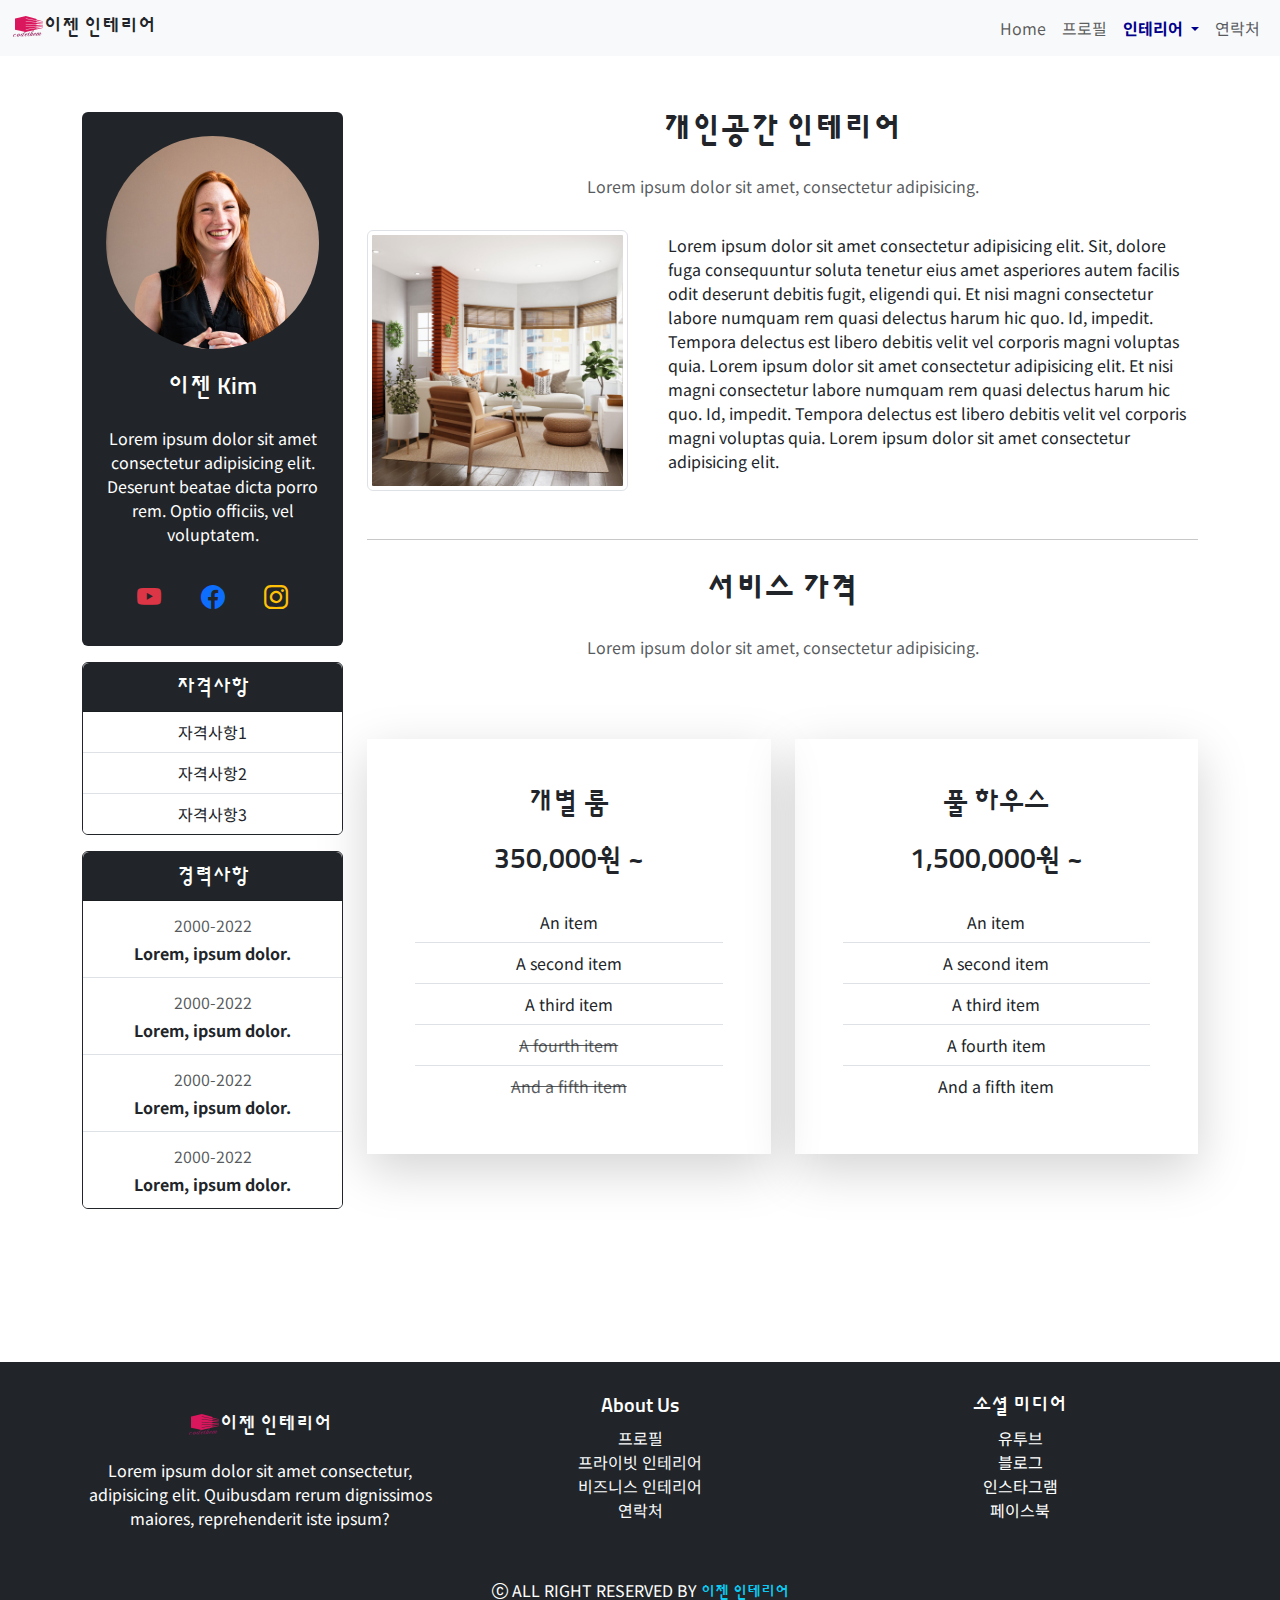
<file: private-interior.html>
<!DOCTYPE html>
<html lang="en">
<head>
    <meta charset="UTF-8">
    <meta name="viewport" content="width-device-width, initial-scale=1.0">
    <link rel="stylesheet" href="./css/bootstrap.css">
    <link rel="stylesheet" href="https://cdn.jsdelivr.net/npm/bootstrap-icons@1.11.3/font/bootstrap-icons.min.css">
    <!-- <link rel="preconnect" href="https://fonts.googleapis.com">
    <link rel="preconnect" href="https://fonts.gstatic.com" crossorigin>
    <link href="https://fonts.googleapis.com/css2?family=Noto+Sans:ital,wght@0,100..900;1,100..900&family=Sunflower:wght@500;700&display=swap" rel="stylesheet"> -->
    <link rel="stylesheet" href="./css/style.css">
    <title>인테리어</title>
</head>
<body>
    <!-- 내비게이션 바 시작 -->
    <nav class="navbar navbar-expand-md bg-body-tertiary fixed-top ">
      <div class="container-fluid">
        <a href="./index.html" class="logo-font link-dark text-decoration-none fs-5">
          <img src="./images/logo.png" alt="logo" class="img-fluid ">이젠 인테리어
        </a>
        <button class="navbar-toggler" type="button" data-bs-toggle="collapse" data-bs-target="#menubarContent" aria-controls="menubarContent" aria-expanded="false" aria-label="Toggle navigation">
          <span class="navbar-toggler-icon"></span>
        </button>
        <div class="collapse navbar-collapse " id="menubarContent">
            <ul class="navbar-nav ms-auto mb-2 mb-md-0">
              <li class="nav-item">
                <a class="nav-link " aria-current="page" href="#">Home</a>
              </li>
              <li class="nav-item">
                <a class="nav-link " href="./profile.html">프로필</a>
              </li>
              <li class="nav-item dropdown">
                <a class="nav-link dropdown-toggle active" href="#" role="button" data-bs-toggle="dropdown" aria-expanded="false">
                  인테리어
                </a>
                <ul class="dropdown-menu">
                  <li><a class="dropdown-item active" href="./private-interior.html">개인 공간</a></li>
                  <li><a class="dropdown-item" href="./business-interior.html">비즈니스 공간</a></li>
                </ul>
              </li>
              <li class="nav-item">
                <a class="nav-link text-muted" href="./contact.html">연락처</a>
              </li>
            </ul>
          </div>
      </div>
    </nav>
    <!-- 내비게이션 바 끝 -->
    
    <!--메인 시작-->
    <main class="container my-5">
        <div class="row py-5">
            <!--프로필 바 섹션 시작-->
            <section class="col-md-5 col-lg-3 order-2 order-md-1">
                <div class="bg-dark text-white text-center rounded p-3 my-3">
                    <img src="./images/main-profile.jpg" alt="main_profile" class="img-fluid rounded-pill p-2">
                    <h2 class="py-3 fs-4">이젠 Kim</h2>
                    <p>Lorem ipsum dolor sit amet consectetur adipisicing elit. Deserunt beatae dicta porro rem. Optio officiis, vel voluptatem.</p>
                    <div class="py-3 fs-4 d-flex justify-content-evenly">
                        <a class="link-danger " href="#" target="_blank"><i class="bi bi-youtube"></i></a>
                        <a class="link-primary " href="#" target="_blank"><i class="bi bi-facebook"></i></a>
                        <a class="link-warning " href="#" target="_blank"><i class="bi bi-instagram"></i></a>
                    </div>
                </div>
                <!--자격사항 리스트 시작-->
                <div class="card text-center my-3 border-dark" >
                    <div class="card-header text-bg-dark rounded-top">
                      <h5 class="fs-5 m-1">자격사항</h5>
                    </div>
                    <ul class="list-group list-group-flush">
                      <li class="list-group-item">자격사항1</li>
                      <li class="list-group-item">자격사항2</li>
                      <li class="list-group-item">자격사항3</li>
                    </ul>
                </div>
                <!--자격사항 리스트 끝-->
                <!--경력사항 리스트 시작-->
                <div class="card text-center my-3 border-dark" >
                    <div class="card-header text-bg-dark rounded-top">
                      <h5 class="fs-5 m-1">경력사항</h5>
                    </div>
                    <ul class="list-group list-group-flush">
                      <li class="list-group-item">
                        <p class="text-muted m-1">2000-2022</p>
                        <p class="fw-bold m-1">Lorem, ipsum dolor.</p>
                      </li>
                      <li class="list-group-item">
                        <p class="text-muted m-1">2000-2022</p>
                        <p class="fw-bold m-1">Lorem, ipsum dolor.</p>
                      </li>
                      <li class="list-group-item">
                        <p class="text-muted m-1">2000-2022</p>
                        <p class="fw-bold m-1">Lorem, ipsum dolor.</p>
                      </li>
                      <li class="list-group-item">
                        <p class="text-muted m-1">2000-2022</p>
                        <p class="fw-bold m-1">Lorem, ipsum dolor.</p>
                      </li>
                    </ul>
                </div>
                <!--경력사항 리스트 끝-->
            </section>
            <!--프로필 바 섹션 끝-->
            <!--개인 인테리어 섹션 시작-->
            <section class="col-md-7 col-lg-9 order-1 order-md-2">
              <!--프라이빗 인테리어 소개 섹션-->
              <div class="py-3">
                <h2 class="text-center fw-bold pb-3">개인공간 인테리어</h2>
                <p class="text-muted text-center">Lorem ipsum dolor sit amet, consectetur adipisicing.</p>
              
                <div class="row align-items-center">
                  <div class="col-md-12 col-lg-6 col-xl-4 py-3">
                    <img src="./images/private.jpg" alt="private-interior" class="img-thumbnail img-fluid">
                  </div>
                  <div class="col-md-12 col-lg-6 col-xl-8 py-3">
                    <p class="ms-lg-3 text-lg-start">
                      Lorem ipsum dolor sit amet consectetur adipisicing elit. Sit, dolore fuga consequuntur soluta tenetur eius amet asperiores autem facilis odit deserunt debitis fugit, eligendi qui. Et nisi magni consectetur labore numquam rem quasi delectus harum hic quo. Id, impedit. Tempora delectus est libero debitis velit vel corporis magni voluptas quia. Lorem ipsum dolor sit amet consectetur adipisicing elit. Et nisi magni consectetur labore numquam rem quasi delectus harum hic quo. Id, impedit. Tempora delectus est libero debitis velit vel corporis magni voluptas quia. Lorem ipsum dolor sit amet consectetur adipisicing elit. 
                    </p>
                  </div>                   
                </div>
              </div>
              <!--프라이빗 인테리어 소개 섹션-->
              <hr>
              <!--프라이빗 인테리어 가격 섹션 시작-->
              <div class="py-3">
                <h2 class="text-center fw-bold pb-3">서비스 가격</h2>
                <p class="text-muted text-center pb-3">Lorem ipsum dolor sit amet, consectetur adipisicing.</p>
                <div class="row py-5">
                  <div class="col-lg-6 mb-5">
                    <div class="shadow-lg text-center p-5" >
                      <h3 class="pb-3">개별 룸</h3>
                      <h3 class="pb-3">350,000원 ~</h3>
                      <ul class="list-group list-group-flush ">
                        <li class="list-group-item">An item</li>
                        <li class="list-group-item">A second item</li>
                        <li class="list-group-item">A third item</li>
                        <li class="list-group-item text-muted text-decoration-line-through">A fourth item</li>
                        <li class="list-group-item text-muted text-decoration-line-through">And a fifth item</li>
                      </ul>
                    </div>
                  </div>
                  <div class="col-lg-6 mb-5">
                    <div class="shadow-lg text-center p-5" >
                      <h3 class="pb-3">풀 하우스</h3>
                      <h3 class="pb-3">1,500,000원 ~</h3>
                      <ul class="list-group list-group-flush ">
                        <li class="list-group-item">An item</li>
                        <li class="list-group-item">A second item</li>
                        <li class="list-group-item">A third item</li>
                        <li class="list-group-item">A fourth item</li>
                        <li class="list-group-item">And a fifth item</li>
                      </ul>
                    </div>
                  </div>
                </div>
              </div>
              <!--프라이빗 인테리어 가격 섹션 끝-->
          </div>             
        </section>
            <!--개인 인테리어 섹션 끝-->
      </div>
    </main>
    <!--메인 끝-->
    <!-- 푸터 영역 시작 -->
    <footer class="bg-dark text-white text-center p-3">
      <div class="container">
        <div class="row">
          <div class="col-lg-4 p-3">
            <a href="./index.html" class="logo-font link-light text-decoration-none fs-5">
              <img src="./images/logo.png" alt="logo" class="img-fluid my-3">이젠 인테리어
            </a>
            <p >Lorem ipsum dolor sit amet consectetur, adipisicing elit. Quibusdam rerum dignissimos maiores, reprehenderit iste ipsum?</p>
          </div>
          <div class="col-lg-4 p-3">
            <h5>About Us</h5>
            <ul class="list-unstyled">
              <li><a href="./profile.html" class="link-light link-underline-opacity-0">프로필</a></li>
              <li><a href="./private-interior.html" class="link-light link-underline-opacity-0">프라이빗 인테리어</a></li>
              <li><a href="./business-interior.html" class="link-light link-underline-opacity-0">비즈니스 인테리어</a></li>
              <li><a href="./contact.html" class="link-light link-underline-opacity-0">연락처</a></li>
            </ul>
          </div>
          <div class="col-lg-4 p-3">
            <h5>소셜 미디어</h5>
            <ul class="list-unstyled">
              <li>유투브</li>
              <li>블로그</li>
              <li>인스타그램</li>
              <li>페이스북</li>
            </ul>
          </div>
        </div>
        <p class="my-3"><i class="bi bi-c-circle"></i> ALL RIGHT RESERVED BY <span class="text-info logo-font">이젠 인테리어</span></p>
      </div>
    </footer>
    <!-- 푸터 영역 끝 -->
    <script src="./js/bootstrap.bundle.js"></script>
</body>
</html>
</file>
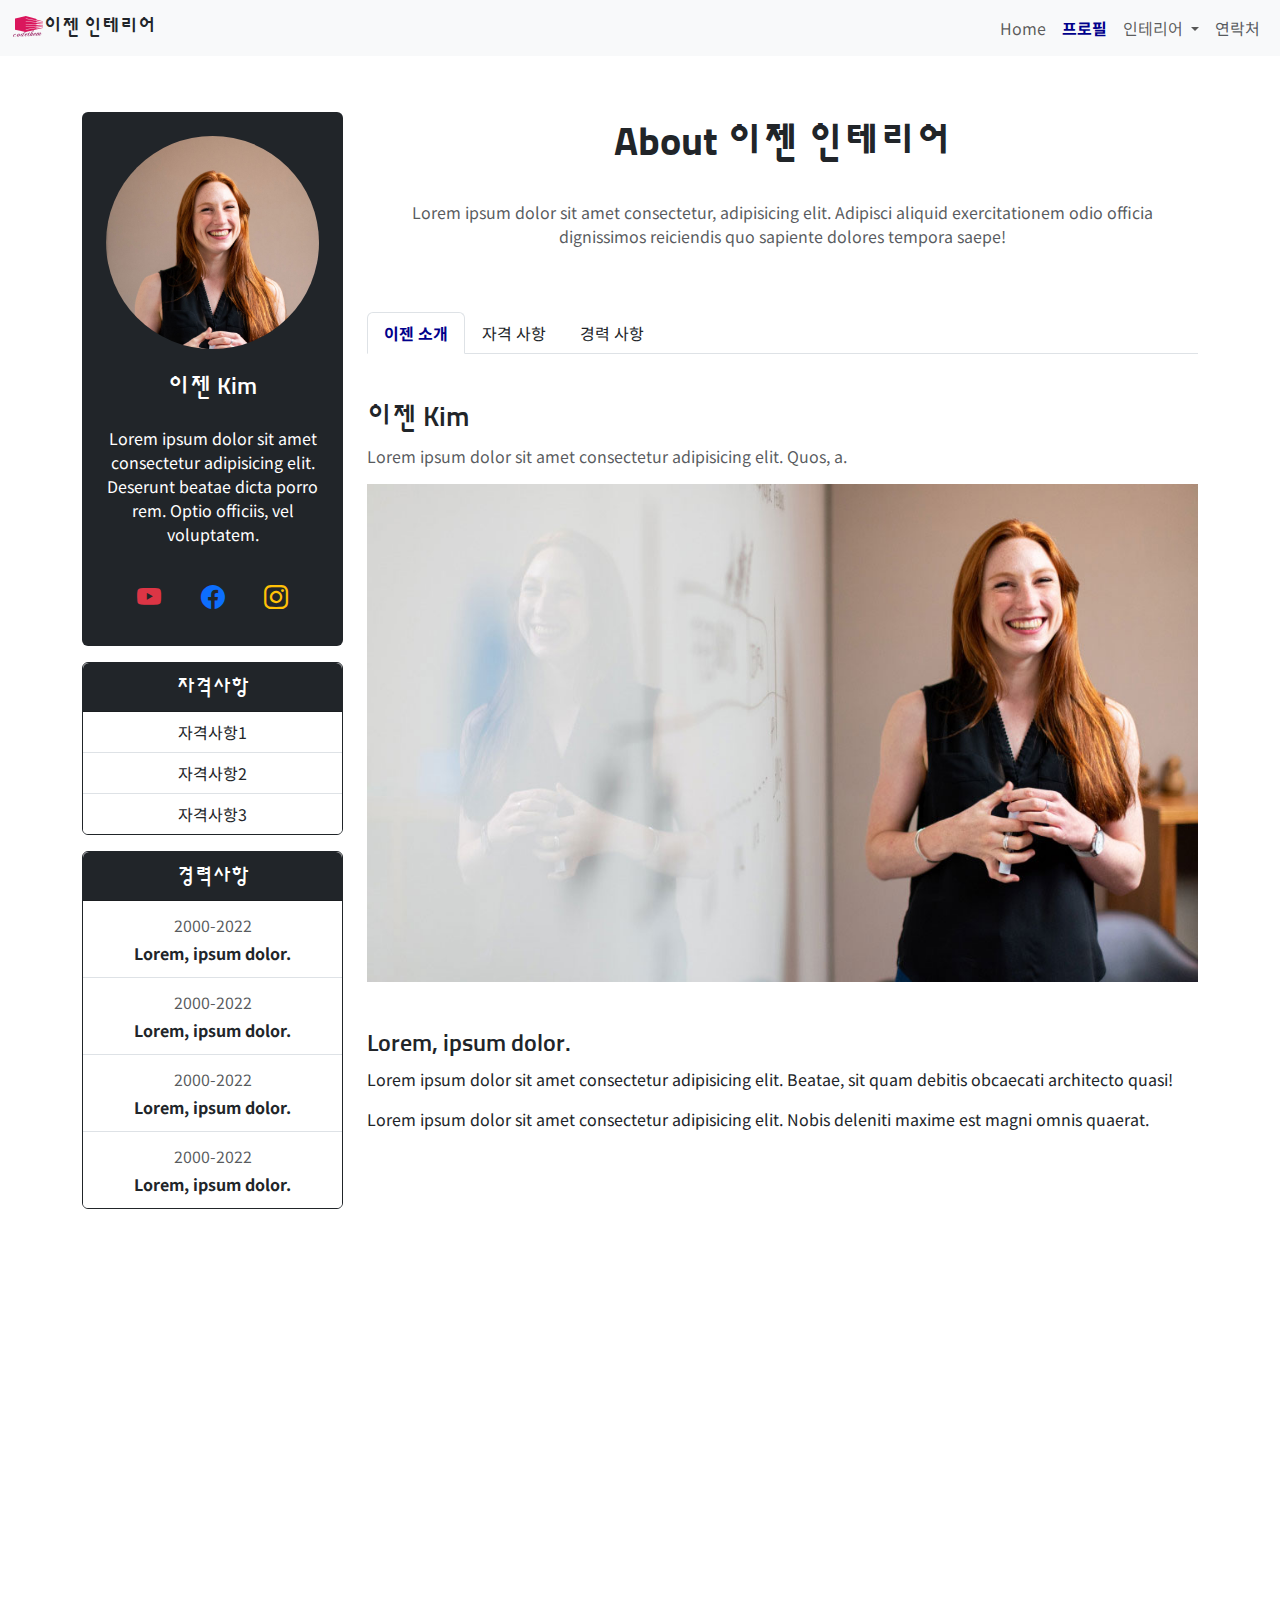
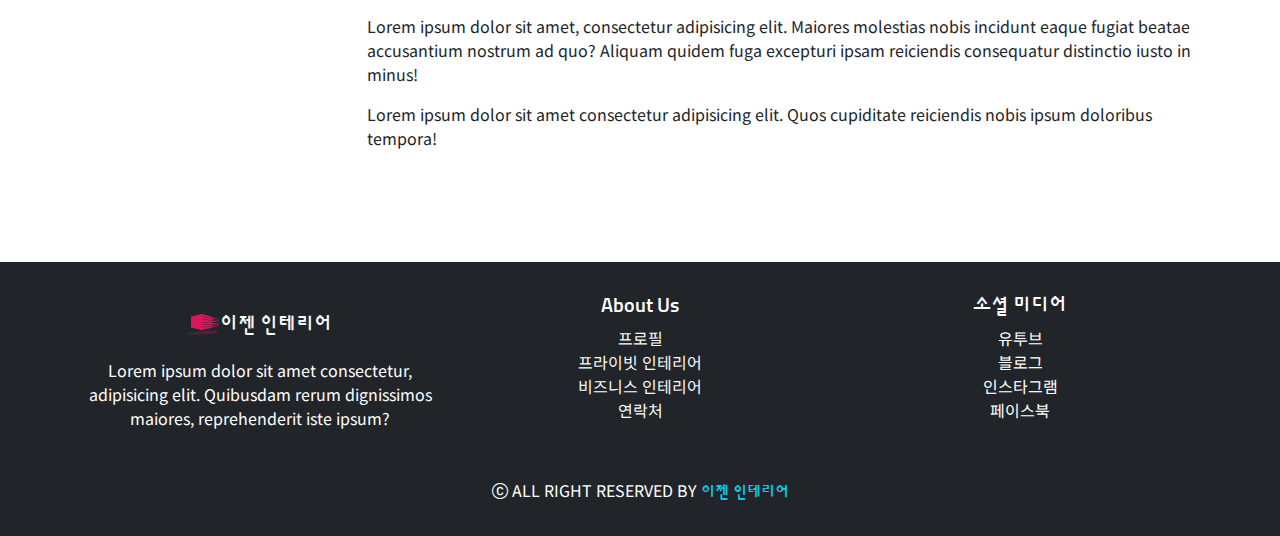
<file: profile.html>
<!DOCTYPE html>
<html lang="en">
<head>
    <meta charset="UTF-8">
    <meta name="viewport" content="width-device-width, initial-scale=1.0">
    <link rel="stylesheet" href="./css/bootstrap.css">
    <link rel="stylesheet" href="https://cdn.jsdelivr.net/npm/bootstrap-icons@1.11.3/font/bootstrap-icons.min.css">
    <!-- <link rel="preconnect" href="https://fonts.googleapis.com">
    <link rel="preconnect" href="https://fonts.gstatic.com" crossorigin>
    <link href="https://fonts.googleapis.com/css2?family=Noto+Sans:ital,wght@0,100..900;1,100..900&family=Sunflower:wght@500;700&display=swap" rel="stylesheet"> -->
    <link rel="stylesheet" href="./css/style.css">
    <title>인테리어</title>
</head>
<body>
    <!-- 내비게이션 바 시작 -->
    <nav class="navbar navbar-expand-md bg-body-tertiary fixed-top ">
      <div class="container-fluid">
        <a href="./index.html" class="logo-font link-dark text-decoration-none fs-5">
          <img src="./images/logo.png" alt="logo" class="img-fluid ">이젠 인테리어
        </a>
        <button class="navbar-toggler" type="button" data-bs-toggle="collapse" data-bs-target="#menubarContent" aria-controls="menubarContent" aria-expanded="false" aria-label="Toggle navigation">
          <span class="navbar-toggler-icon"></span>
        </button>
        <div class="collapse navbar-collapse " id="menubarContent">
            <ul class="navbar-nav ms-auto mb-2 mb-md-0">
              <li class="nav-item">
                <a class="nav-link " aria-current="page" href="#">Home</a>
              </li>
              <li class="nav-item">
                <a class="nav-link active" href="./profile.html">프로필</a>
              </li>
              <li class="nav-item dropdown">
                <a class="nav-link dropdown-toggle" href="#" role="button" data-bs-toggle="dropdown" aria-expanded="false">
                  인테리어
                </a>
                <ul class="dropdown-menu">
                  <li><a class="dropdown-item" href="./private-interior.html">개인 공간</a></li>
                  <li><a class="dropdown-item" href="./business-interior.html">비즈니스 공간</a></li>
                </ul>
              </li>
              <li class="nav-item">
                <a class="nav-link text-muted" href="./contact.html">연락처</a>
              </li>
            </ul>
          </div>
      </div>
    </nav>
    <!-- 내비게이션 바 끝 -->
    
    <!--메인 시작-->
    <main class="container my-5">
        <div class="row py-5">
            <!--프로필 바 섹션 시작-->
            <section class="col-md-5 col-lg-3 ">
                <div class="bg-dark text-white text-center rounded p-3 my-3">
                    <img src="./images/main-profile.jpg" alt="main_profile" class="img-fluid rounded-pill p-2">
                    <h2 class="py-3 fs-4">이젠 Kim</h2>
                    <p>Lorem ipsum dolor sit amet consectetur adipisicing elit. Deserunt beatae dicta porro rem. Optio officiis, vel voluptatem.</p>
                    <div class="py-3 fs-4 d-flex justify-content-evenly">
                        <a class="link-danger " href="#" target="_blank"><i class="bi bi-youtube"></i></a>
                        <a class="link-primary " href="#" target="_blank"><i class="bi bi-facebook"></i></a>
                        <a class="link-warning " href="#" target="_blank"><i class="bi bi-instagram"></i></a>
                    </div>
                </div>
                <!--자격사항 리스트 시작-->
                <div class="card text-center my-3 border-dark" >
                    <div class="card-header text-bg-dark rounded-top">
                      <h5 class="fs-5 m-1">자격사항</h5>
                    </div>
                    <ul class="list-group list-group-flush">
                      <li class="list-group-item">자격사항1</li>
                      <li class="list-group-item">자격사항2</li>
                      <li class="list-group-item">자격사항3</li>
                    </ul>
                </div>
                <!--자격사항 리스트 끝-->
                <!--경력사항 리스트 시작-->
                <div class="card text-center my-3 border-dark" >
                    <div class="card-header text-bg-dark rounded-top">
                      <h5 class="fs-5 m-1">경력사항</h5>
                    </div>
                    <ul class="list-group list-group-flush">
                      <li class="list-group-item">
                        <p class="text-muted m-1">2000-2022</p>
                        <p class="fw-bold m-1">Lorem, ipsum dolor.</p>
                      </li>
                      <li class="list-group-item">
                        <p class="text-muted m-1">2000-2022</p>
                        <p class="fw-bold m-1">Lorem, ipsum dolor.</p>
                      </li>
                      <li class="list-group-item">
                        <p class="text-muted m-1">2000-2022</p>
                        <p class="fw-bold m-1">Lorem, ipsum dolor.</p>
                      </li>
                      <li class="list-group-item">
                        <p class="text-muted m-1">2000-2022</p>
                        <p class="fw-bold m-1">Lorem, ipsum dolor.</p>
                      </li>
                    </ul>
                </div>
                <!--경력사항 리스트 끝-->
            </section>
            <!--프로필 바 섹션 끝-->
            <!--포트폴리오 섹션 시작-->
            <section class="col-md-7 col-lg-9 ">
              <div class="text-center pb-5">
                <h2 class="fs-1 fw-bold py-4">About 이젠 인테리어</h2>
                <p class="text-muted">Lorem ipsum dolor sit amet consectetur, adipisicing elit. Adipisci aliquid exercitationem odio officia dignissimos reiciendis quo sapiente dolores tempora saepe!</p>
              </div>
              <nav>
                <div class="nav nav-tabs" id="nav-tab" role="tablist">
                  <button class="nav-link text-dark active" id="nav-home-tab" data-bs-toggle="tab" data-bs-target="#nav-home" type="button" role="tab" aria-controls="nav-home" aria-selected="true">이젠 소개</button>
                  <button class="nav-link text-dark" id="nav-profile-tab" data-bs-toggle="tab" data-bs-target="#nav-profile" type="button" role="tab" aria-controls="nav-profile" aria-selected="false">자격 사항</button>
                  <button class="nav-link text-dark" id="nav-contact-tab" data-bs-toggle="tab" data-bs-target="#nav-contact" type="button" role="tab" aria-controls="nav-contact" aria-selected="false">경력 사항</button>
                  
                </div>
              </nav>
              <div class="tab-content" id="nav-tabContent">
                <div class="tab-pane fade show active" id="nav-home" role="tabpanel" aria-labelledby="nav-home-tab" tabindex="0">
                  <h3 class="pt-5">이젠 Kim</h3>
                  <p class="text-muted">Lorem ipsum dolor sit amet consectetur adipisicing elit. Quos, a.</p>
                  <img src="./images/profile-tab1.jpg" alt="profile-tab1" class="img-fluid pb-5">
                  <h4>Lorem, ipsum dolor.</h4>
                  <p>Lorem ipsum dolor sit amet consectetur adipisicing elit. Beatae, sit quam debitis obcaecati architecto quasi!</p>
                  <p>Lorem ipsum dolor sit amet consectetur adipisicing elit. Nobis deleniti maxime est magni omnis quaerat.</p>
                  <div class="ratio ratio-16x9">
                    <iframe src="https://www.youtube.com/embed/ImuWa3SJulY?si=k5kItLymny4J8Q9G" title="YouTube video player" frameborder="0" allow="accelerometer; autoplay; clipboard-write; encrypted-media; gyroscope; picture-in-picture; web-share" referrerpolicy="strict-origin-when-cross-origin" allowfullscreen></iframe>
                  </div>
                  <p>Lorem ipsum dolor sit amet, consectetur adipisicing elit. Maiores molestias nobis incidunt eaque fugiat beatae accusantium nostrum ad quo? Aliquam quidem fuga excepturi ipsam reiciendis consequatur distinctio iusto in minus!</p>
                  <p>Lorem ipsum dolor sit amet consectetur adipisicing elit. Quos cupiditate reiciendis nobis ipsum doloribus tempora!</p>
                </div>
                <div class="tab-pane fade" id="nav-profile" role="tabpanel" aria-labelledby="nav-profile-tab" tabindex="0">
                  <div class="m-5">
                    <div class="d-flex align-items-center py-3">
                      <img src="./images/certificate1.jpg" alt="certificate1" class="rounded-5">
                      <div class="ms-3">
                        <h3 class="fw-bold">어워드 1</h3>
                        <p class="text-muted">Lorem ipsum dolor sit amet.</p>
                      </div>
                    </div>
                    <p>Lorem, ipsum dolor sit amet consectetur adipisicing elit. Quaerat fugiat iusto ad maxime suscipit doloremque harum sunt? Sit necessitatibus molestiae culpa, cum sed illum nulla?</p>
                  </div>
                  <div class="m-5">
                    <div class="d-flex align-items-center py-3">
                      <img src="./images/certificate2.jpg" alt="certificate2" class="rounded-5">
                      <div class="ms-3">
                        <h3 class="fw-bold">어워드 2</h3>
                        <p class="text-muted">Lorem ipsum dolor sit amet.</p>
                      </div>
                    </div>
                    <p>Lorem, ipsum dolor sit amet consectetur adipisicing elit. Quaerat fugiat iusto ad maxime suscipit doloremque harum sunt? Sit necessitatibus molestiae culpa, cum sed illum nulla?</p>
                  </div>
                  <div class="m-5">
                    <div class="d-flex align-items-center py-3">
                      <img src="./images/certificate3.jpg" alt="certificate3" class="rounded-5">
                      <div class="ms-3">
                        <h3 class="fw-bold">자격증 1</h3>
                        <p class="text-muted">Lorem ipsum dolor sit amet.</p>
                      </div>
                    </div>
                    <p>Lorem, ipsum dolor sit amet consectetur adipisicing elit. Quaerat fugiat iusto ad maxime suscipit doloremque harum sunt? Sit necessitatibus molestiae culpa, cum sed illum nulla?</p>
                  </div>
                  <div class="m-5">
                    <div class="d-flex align-items-center py-3">
                      <img src="./images/certificate4.jpg" alt="certificate4" class="rounded-5">
                      <div class="ms-3">
                        <h3 class="fw-bold">자격증 2</h3>
                        <p class="text-muted">Lorem ipsum dolor sit amet.</p>
                      </div>
                    </div>
                    <p>Lorem, ipsum dolor sit amet consectetur adipisicing elit. Quaerat fugiat iusto ad maxime suscipit doloremque harum sunt? Sit necessitatibus molestiae culpa, cum sed illum nulla?</p>
                  </div> 
                </div>
                <div class="tab-pane fade" id="nav-contact" role="tabpanel" aria-labelledby="nav-contact-tab" tabindex="0">
                  <div class="border-bottom border-tertiary pt-5">
                    <h3 class="fw-bold">이젠 인테리어</h3>
                    <p class="text-muted py-1">2010 ~ 2022</p>
                    <p class="pt-1">Lorem ipsum dolor, sit amet consectetur adipisicing elit. Tempore fuga quidem unde tempora repellendus, odio harum nobis consequatur dolor nostrum.</p>
                  </div>
                  <div class="border-bottom border-tertiary pt-5">
                    <h3 class="fw-bold">인테리어 X</h3>
                    <p class="text-muted py-1">2010 ~ 2022</p>
                    <p class="pt-1">Lorem ipsum dolor, sit amet consectetur adipisicing elit. Tempore fuga quidem unde tempora repellendus, odio harum nobis consequatur dolor nostrum.</p>
                  </div>
                  <div class="border-bottom border-tertiary pt-5">
                    <h3 class="fw-bold">인테리어 A</h3>
                    <p class="text-muted py-1">2010 ~ 2022</p>
                    <p class="pt-1">Lorem ipsum dolor, sit amet consectetur adipisicing elit. Tempore fuga quidem unde tempora repellendus, odio harum nobis consequatur dolor nostrum.</p>
                  </div>
                </div>
                
              </div>
            </section>
            <!--포트폴리오 섹션 끝-->
        </div>
    </main>
    <!--메인 끝-->
    <!-- 푸터 영역 시작 -->
    <footer class="bg-dark text-white text-center p-3">
      <div class="container">
        <div class="row">
          <div class="col-lg-4 p-3">
            <a href="./index.html" class="logo-font link-light text-decoration-none fs-5">
              <img src="./images/logo.png" alt="logo" class="img-fluid my-3">이젠 인테리어
            </a>
            <p >Lorem ipsum dolor sit amet consectetur, adipisicing elit. Quibusdam rerum dignissimos maiores, reprehenderit iste ipsum?</p>
          </div>
          <div class="col-lg-4 p-3">
            <h5>About Us</h5>
            <ul class="list-unstyled">
              <li><a href="./profile.html" class="link-light link-underline-opacity-0">프로필</a></li>
              <li><a href="./private-interior.html" class="link-light link-underline-opacity-0">프라이빗 인테리어</a></li>
              <li><a href="./business-interior.html" class="link-light link-underline-opacity-0">비즈니스 인테리어</a></li>
              <li><a href="./contact.html" class="link-light link-underline-opacity-0">연락처</a></li>
            </ul>
          </div>
          <div class="col-lg-4 p-3">
            <h5>소셜 미디어</h5>
            <ul class="list-unstyled">
              <li>유투브</li>
              <li>블로그</li>
              <li>인스타그램</li>
              <li>페이스북</li>
            </ul>
          </div>
        </div>
        <p class="my-3"><i class="bi bi-c-circle"></i> ALL RIGHT RESERVED BY <span class="text-info logo-font">이젠 인테리어</span></p>
      </div>
    </footer>
    <!-- 푸터 영역 끝 -->
    <script src="./js/bootstrap.bundle.js"></script>
</body>
</html>
</file>
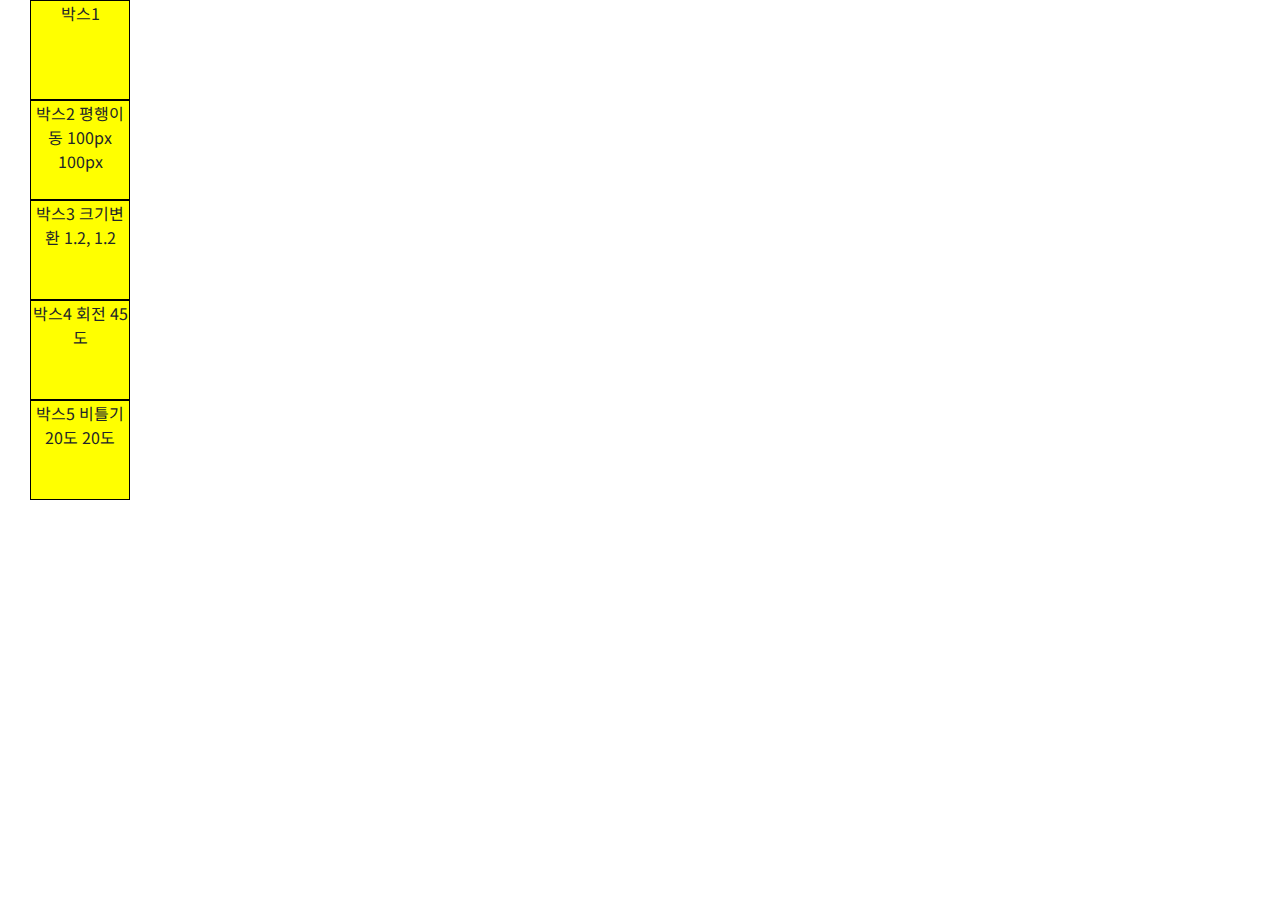
<file: transform.html>
<!DOCTYPE html>
<html lang="en">
<head>
    <meta charset="UTF-8">
    <meta name="viewport" content="width-device-width, initial-scale=1.0">
    <link rel="stylesheet" href="./css/bootstrap.css">
    <link rel="stylesheet" href="https://cdn.jsdelivr.net/npm/bootstrap-icons@1.11.3/font/bootstrap-icons.min.css">
    <link rel="stylesheet" href="./css/style.css">
    <link rel="stylesheet" href="./css/transform.css">
    <title>transform</title>
</head>
<body>
    <div class="box1">박스1</div>
    <div class="box2">박스2 평행이동 100px 100px</div>
    <div class="box3">박스3 크기변환 1.2, 1.2</div>
    <div class="box4">박스4 회전 45도</div>
    <div class="box5">박스5 비틀기 20도 20도</div>
</body>
</html>
</file>
<file: css/style.css>
@import url('https://fonts.googleapis.com/css2?family=Noto+Sans+KR:wght@100..900&family=Noto+Sans:ital,wght@0,100..900;1,100..900&family=Sunflower:wght@500;700&display=swap');

/* header 영역 */
#headerImageFade img {
    filter: grayscale(90%);
    cursor: pointer;
}
#headerImageFade:hover img {
    filter: grayscale(0%);
}


.card-img-top {
    transition: transform 1s;
    cursor: pointer;
}
.card-img-top:hover{
    transform: scale(1.2,1.2);
}
body {
    font-family: "Noto Sans KR", sans-serif;
    font-optical-sizing: auto;
    font-weight: 400;
    font-style: normal;
}
h1,h2,h3,h4,h5, .logo-font{
    font-family: "Sunflower", sans-serif;
}
.cardbanner {
    background-image: url(../images/card-banner.jpg);
    background-size: cover; 
    background-attachment: fixed;
}
.nav-link.active, .nav-link:hover {
    color: darkblue !important;
    font-weight: bold;
}
.contact_bg{
    background-image: linear-gradient(to top, rgba(0,0,0,0.8), rgba(0,0,0,0.2)), url(../images/contact-bg.jpg);
    background-size: cover; 
    background-attachment: fixed;
    background-position: center center;
}
/* .bg_white {
    background-color: white;
} */
/* .bg_yellow{
    background-color: yellow;
}
.input-group-text{
    background-color: yellow;
    border-color: black;
    text-align: left;
    background: yellow;
} */
</file>
<file: css/transform.css>
div {
    width: 100px;
    height: 100px;
    background-color: yellow;
    border: 1px solid black;
    text-align: center;
    margin-left: 30px;
    transition: transform 1s, background-color 1s;
    cursor: pointer;
}

.box2:hover {
    background-color: aquamarine;
    transform: translate(100px, 0px);
}
.box3:hover {
    background-color: aquamarine;
    transform: scale(1.2,1.2);
}
.box4:hover {
    background-color: aquamarine;
    transform: rotate(45deg);
}
.box5:hover {
    background-color: aquamarine;
    transform: skew(20deg,20deg);
}
</file>
